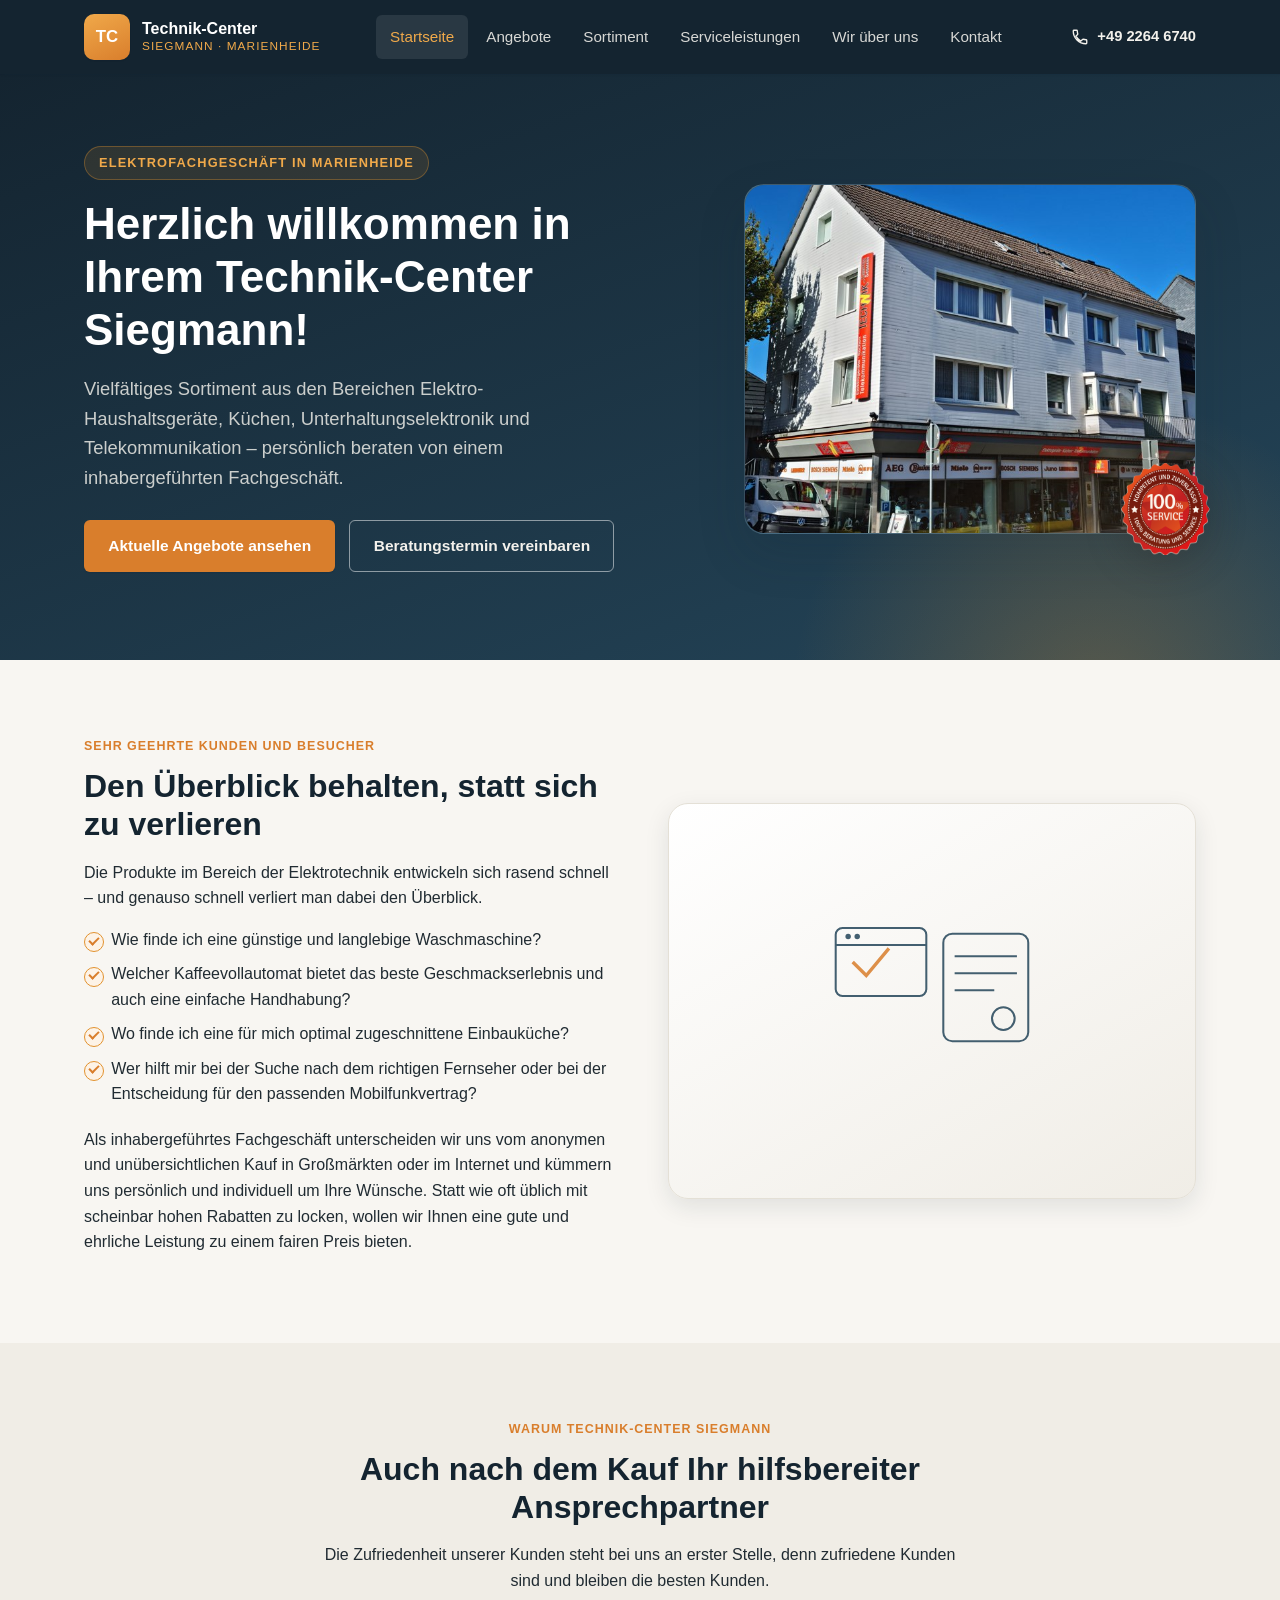
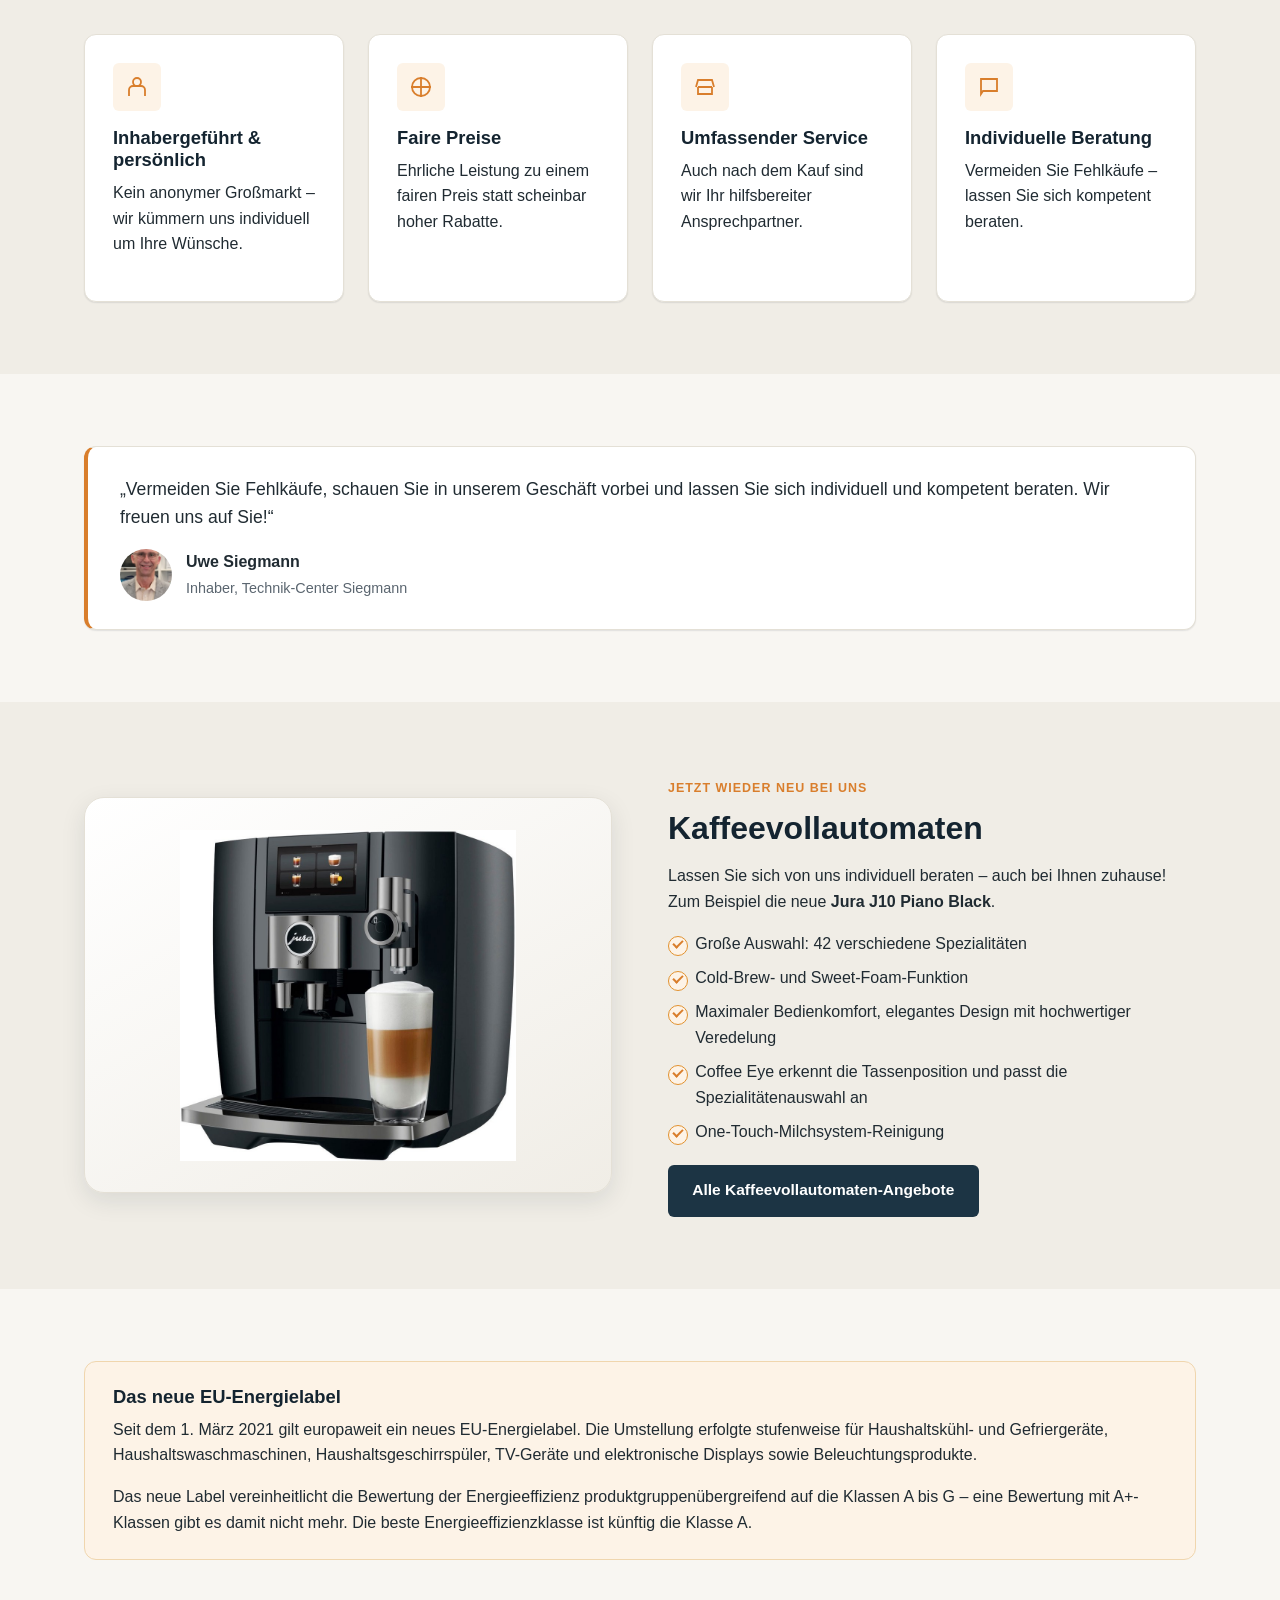
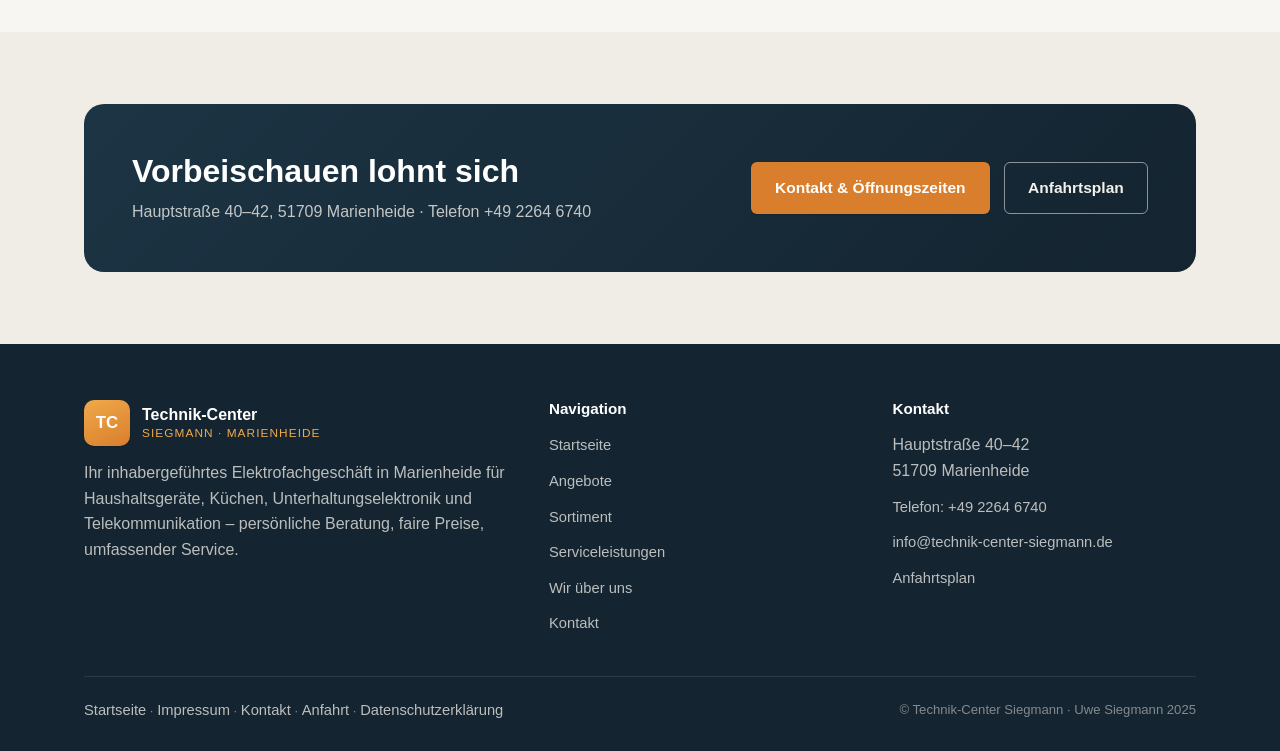
<file: index.html>
<!DOCTYPE html>
<html lang="de">
<head>
<meta charset="UTF-8">
<meta name="viewport" content="width=device-width, initial-scale=1.0">
<title>Technik-Center Siegmann | Elektrofachgeschäft in Marienheide</title>
<meta name="description" content="Technik-Center Siegmann in Marienheide: Ihr inhabergeführtes Elektrofachgeschäft für Haushaltsgeräte, Küchen, Unterhaltungselektronik und Telekommunikation. Persönliche Beratung, faire Preise, umfassender Service.">
<link rel="stylesheet" href="assets/css/style.css">
</head>
<body>

<header class="site-header">
  <div class="header-bar">
    <a class="logo" href="index.html" aria-label="Technik-Center Siegmann – Startseite">
      <span class="logo-mark">TC</span>
      <span class="logo-text">Technik-Center<span class="sub">Siegmann · Marienheide</span></span>
    </a>
    <nav class="nav" id="mainNav">
      <a href="index.html" class="active">Startseite</a>
      <a href="angebote.html">Angebote</a>
      <a href="sortiment.html">Sortiment</a>
      <a href="serviceleistungen.html">Serviceleistungen</a>
      <a href="ueber-uns.html">Wir über uns</a>
      <a href="kontakt.html">Kontakt</a>
    </nav>
    <div class="header-cta">
      <a class="phone-pill" href="tel:+4922646740">
        <svg width="18" height="18" viewBox="0 0 24 24" fill="none" stroke="currentColor" stroke-width="1.8"><path d="M6.6 10.8c1.4 2.8 3.8 5.2 6.6 6.6l2.2-2.2c.3-.3.7-.4 1-.2 1.1.4 2.3.6 3.6.6.6 0 1 .4 1 1V20c0 .6-.4 1-1 1C10.6 21 3 13.4 3 4c0-.6.4-1 1-1h3.4c.6 0 1 .4 1 1 0 1.3.2 2.5.6 3.6.1.4 0 .8-.2 1L6.6 10.8Z"/></svg>
        +49 2264 6740
      </a>
      <button class="nav-toggle" aria-label="Menü öffnen" aria-expanded="false">
        <svg width="22" height="22" viewBox="0 0 24 24" fill="none" stroke="currentColor" stroke-width="2"><path d="M3 6h18M3 12h18M3 18h18"/></svg>
      </button>
    </div>
  </div>
</header>

<section class="hero">
  <div class="container">
    <div>
      <span class="hero-eyebrow">Elektrofachgeschäft in Marienheide</span>
      <h1>Herzlich willkommen in Ihrem Technik-Center Siegmann!</h1>
      <p class="lede">Vielfältiges Sortiment aus den Bereichen Elektro-Haushaltsgeräte, Küchen, Unterhaltungselektronik und Telekommunikation – persönlich beraten von einem inhabergeführten Fachgeschäft.</p>
      <div class="hero-actions">
        <a href="angebote.html" class="btn btn-primary">Aktuelle Angebote ansehen</a>
        <a href="kontakt.html" class="btn btn-outline">Beratungstermin vereinbaren</a>
      </div>
    </div>
    <div class="hero-art">
      <img class="photo-fill" src="assets/img/laden-aussenansicht.jpg" alt="Technik-Center Siegmann, Hauptstraße 40–42 in Marienheide">
      <img class="hero-badge" src="assets/img/service-siegel-100prozent.png" alt="100% kompetente Beratung und Service">
    </div>
  </div>
</section>

<section>
  <div class="container split">
    <div>
      <span class="eyebrow">Sehr geehrte Kunden und Besucher</span>
      <h2 class="mt-0">Den Überblick behalten, statt sich zu verlieren</h2>
      <p>Die Produkte im Bereich der Elektrotechnik entwickeln sich rasend schnell – und genauso schnell verliert man dabei den Überblick.</p>
      <ul class="check">
        <li>Wie finde ich eine günstige und langlebige Waschmaschine?</li>
        <li>Welcher Kaffeevollautomat bietet das beste Geschmackserlebnis und auch eine einfache Handhabung?</li>
        <li>Wo finde ich eine für mich optimal zugeschnittene Einbauküche?</li>
        <li>Wer hilft mir bei der Suche nach dem richtigen Fernseher oder bei der Entscheidung für den passenden Mobilfunkvertrag?</li>
      </ul>
      <p>Als inhabergeführtes Fachgeschäft unterscheiden wir uns vom anonymen und unübersichtlichen Kauf in Großmärkten oder im Internet und kümmern uns persönlich und individuell um Ihre Wünsche. Statt wie oft üblich mit scheinbar hohen Rabatten zu locken, wollen wir Ihnen eine gute und ehrliche Leistung zu einem fairen Preis bieten.</p>
    </div>
    <div class="media-block light">
      <svg viewBox="0 0 200 160" fill="none" stroke="#244559" stroke-width="1.8">
        <rect x="15" y="15" width="80" height="60" rx="6"/>
        <path d="M15 30h80"/>
        <circle cx="26" cy="22.5" r="2.4" fill="#244559" stroke="none"/>
        <circle cx="34" cy="22.5" r="2.4" fill="#244559" stroke="none"/>
        <path d="M30 45l12 12 20-24" stroke="#d97e2c" stroke-width="3"/>
        <rect x="110" y="20" width="75" height="95" rx="8"/>
        <path d="M120 40h55M120 55h55M120 70h35"/>
        <circle cx="163" cy="95" r="10"/>
      </svg>
    </div>
  </div>
</section>

<section class="section-alt">
  <div class="container">
    <div class="section-head center">
      <span class="eyebrow">Warum Technik-Center Siegmann</span>
      <h2>Auch nach dem Kauf Ihr hilfsbereiter Ansprechpartner</h2>
      <p>Die Zufriedenheit unserer Kunden steht bei uns an erster Stelle, denn zufriedene Kunden sind und bleiben die besten Kunden.</p>
    </div>
    <div class="grid grid-4">
      <div class="card">
        <div class="icon"><svg viewBox="0 0 24 24" fill="none" stroke="currentColor" stroke-width="1.8"><path d="M4 21v-6a4 4 0 0 1 4-4h8a4 4 0 0 1 4 4v6"/><circle cx="12" cy="7" r="4"/></svg></div>
        <h3>Inhabergeführt &amp; persönlich</h3>
        <p>Kein anonymer Großmarkt – wir kümmern uns individuell um Ihre Wünsche.</p>
      </div>
      <div class="card">
        <div class="icon"><svg viewBox="0 0 24 24" fill="none" stroke="currentColor" stroke-width="1.8"><path d="M12 2v20M2 12h20"/><circle cx="12" cy="12" r="9"/></svg></div>
        <h3>Faire Preise</h3>
        <p>Ehrliche Leistung zu einem fairen Preis statt scheinbar hoher Rabatte.</p>
      </div>
      <div class="card">
        <div class="icon"><svg viewBox="0 0 24 24" fill="none" stroke="currentColor" stroke-width="1.8"><path d="M3 12l2-7h14l2 7M5 12v7h14v-7M5 12h14"/></svg></div>
        <h3>Umfassender Service</h3>
        <p>Auch nach dem Kauf sind wir Ihr hilfsbereiter Ansprechpartner.</p>
      </div>
      <div class="card">
        <div class="icon"><svg viewBox="0 0 24 24" fill="none" stroke="currentColor" stroke-width="1.8"><path d="M4 4h16v12H6l-2 3V4Z"/></svg></div>
        <h3>Individuelle Beratung</h3>
        <p>Vermeiden Sie Fehlkäufe – lassen Sie sich kompetent beraten.</p>
      </div>
    </div>
  </div>
</section>

<section>
  <div class="container">
    <div class="owner-note">
      <p style="font-size:1.1rem;">„Vermeiden Sie Fehlkäufe, schauen Sie in unserem Geschäft vorbei und lassen Sie sich individuell und kompetent beraten. Wir freuen uns auf Sie!“</p>
      <div class="signature">
        <div class="avatar"><img src="assets/img/uwe-siegmann.jpg" alt="Uwe Siegmann, Inhaber Technik-Center Siegmann"></div>
        <div class="who">
          <strong>Uwe Siegmann</strong>
          <span>Inhaber, Technik-Center Siegmann</span>
        </div>
      </div>
    </div>
  </div>
</section>

<section class="section-alt">
  <div class="container split">
    <div class="media-block light">
      <img class="photo-contain" src="assets/img/kaffeevollautomat-jura-j10.jpg" alt="Jura J10 Piano Black Kaffeevollautomat">
    </div>
    <div>
      <span class="eyebrow">Jetzt wieder neu bei uns</span>
      <h2 class="mt-0">Kaffeevollautomaten</h2>
      <p>Lassen Sie sich von uns individuell beraten – auch bei Ihnen zuhause! Zum Beispiel die neue <strong>Jura J10 Piano Black</strong>.</p>
      <ul class="check">
        <li>Große Auswahl: 42 verschiedene Spezialitäten</li>
        <li>Cold-Brew- und Sweet-Foam-Funktion</li>
        <li>Maximaler Bedienkomfort, elegantes Design mit hochwertiger Veredelung</li>
        <li>Coffee Eye erkennt die Tassenposition und passt die Spezialitätenauswahl an</li>
        <li>One-Touch-Milchsystem-Reinigung</li>
      </ul>
      <a href="angebote.html" class="btn btn-navy">Alle Kaffeevollautomaten-Angebote</a>
    </div>
  </div>
</section>

<section>
  <div class="container">
    <div class="info-box">
      <h3>Das neue EU-Energielabel</h3>
      <p>Seit dem 1. März 2021 gilt europaweit ein neues EU-Energielabel. Die Umstellung erfolgte stufenweise für Haushaltskühl- und Gefriergeräte, Haushaltswaschmaschinen, Haushaltsgeschirrspüler, TV-Geräte und elektronische Displays sowie Beleuchtungsprodukte.</p>
      <p style="margin-bottom:0;">Das neue Label vereinheitlicht die Bewertung der Energieeffizienz produktgruppenübergreifend auf die Klassen A bis G – eine Bewertung mit A+-Klassen gibt es damit nicht mehr. Die beste Energieeffizienzklasse ist künftig die Klasse A.</p>
    </div>
  </div>
</section>

<section class="section-alt">
  <div class="container">
    <div class="cta-banner">
      <div>
        <h2>Vorbeischauen lohnt sich</h2>
        <p>Hauptstraße 40–42, 51709 Marienheide · Telefon +49 2264 6740</p>
      </div>
      <div class="hero-actions" style="margin-top:0;">
        <a href="kontakt.html" class="btn btn-primary">Kontakt &amp; Öffnungszeiten</a>
        <a href="anfahrt.html" class="btn btn-outline">Anfahrtsplan</a>
      </div>
    </div>
  </div>
</section>

<footer class="site-footer">
  <div class="container">
    <div class="footer-grid">
      <div>
        <div class="logo" style="margin-bottom:14px;">
          <span class="logo-mark">TC</span>
          <span class="logo-text">Technik-Center<span class="sub">Siegmann · Marienheide</span></span>
        </div>
        <p>Ihr inhabergeführtes Elektrofachgeschäft in Marienheide für Haushaltsgeräte, Küchen, Unterhaltungselektronik und Telekommunikation – persönliche Beratung, faire Preise, umfassender Service.</p>
      </div>
      <div>
        <h4>Navigation</h4>
        <ul>
          <li><a href="index.html">Startseite</a></li>
          <li><a href="angebote.html">Angebote</a></li>
          <li><a href="sortiment.html">Sortiment</a></li>
          <li><a href="serviceleistungen.html">Serviceleistungen</a></li>
          <li><a href="ueber-uns.html">Wir über uns</a></li>
          <li><a href="kontakt.html">Kontakt</a></li>
        </ul>
      </div>
      <div>
        <h4>Kontakt</h4>
        <ul>
          <li>Hauptstraße 40–42<br>51709 Marienheide</li>
          <li><a href="tel:+4922646740">Telefon: +49 2264 6740</a></li>
          <li><a href="mailto:info@technik-center-siegmann.de">info@technik-center-siegmann.de</a></li>
          <li><a href="anfahrt.html">Anfahrtsplan</a></li>
        </ul>
      </div>
    </div>
    <div class="footer-bottom">
      <div>
        <a href="index.html">Startseite</a> · <a href="impressum.html">Impressum</a> · <a href="kontakt.html">Kontakt</a> · <a href="anfahrt.html">Anfahrt</a> · <a href="datenschutz.html">Datenschutzerklärung</a>
      </div>
      <div>© Technik-Center Siegmann · Uwe Siegmann 2025</div>
    </div>
  </div>
</footer>
<script src="assets/js/main.js"></script>
</body>
</html>
</file>
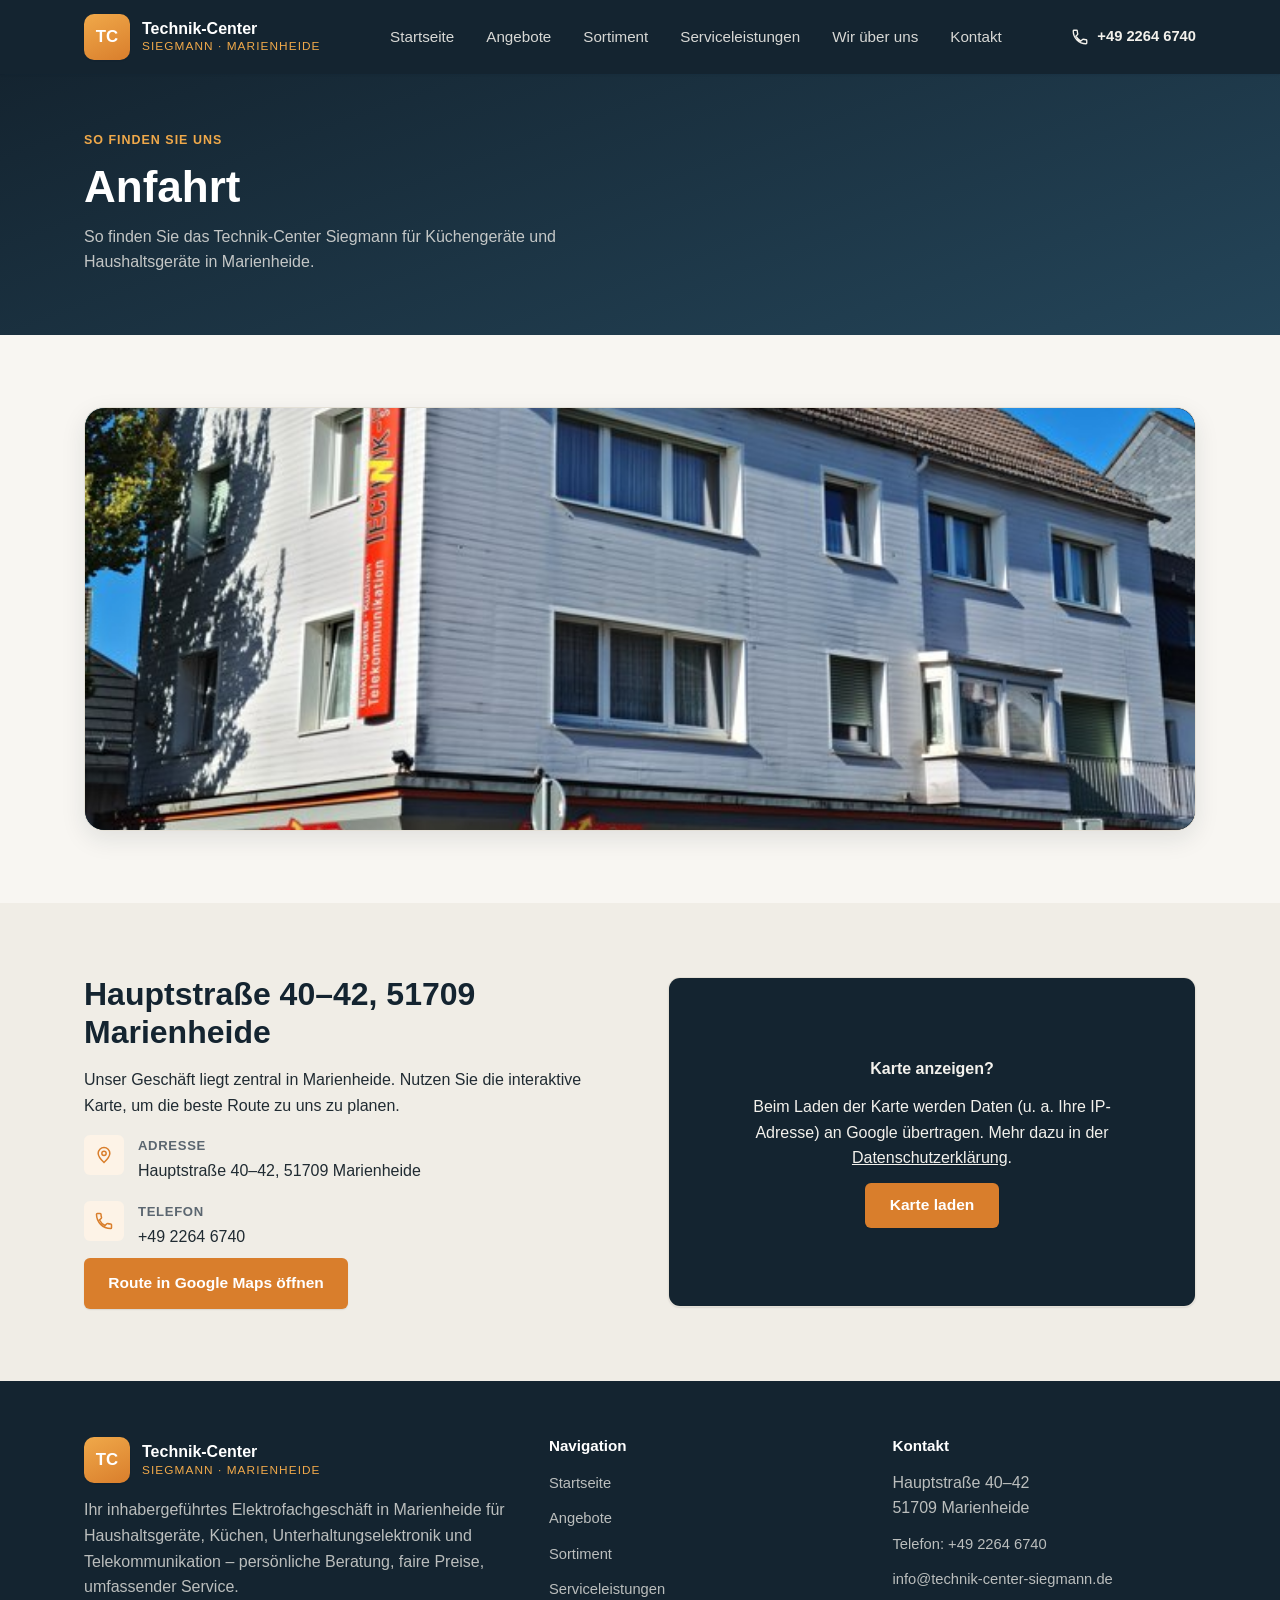
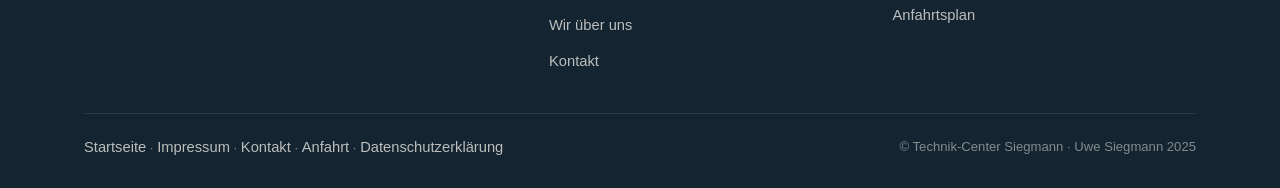
<file: anfahrt.html>
<!DOCTYPE html>
<html lang="de">
<head>
<meta charset="UTF-8">
<meta name="viewport" content="width=device-width, initial-scale=1.0">
<title>Anfahrt | Technik-Center Siegmann</title>
<meta name="description" content="So finden Sie das Technik-Center Siegmann für Küchengeräte und Haushaltsgeräte in Marienheide: Hauptstraße 40–42, 51709 Marienheide.">
<link rel="stylesheet" href="assets/css/style.css">
</head>
<body>

<header class="site-header">
  <div class="header-bar">
    <a class="logo" href="index.html" aria-label="Technik-Center Siegmann – Startseite">
      <span class="logo-mark">TC</span>
      <span class="logo-text">Technik-Center<span class="sub">Siegmann · Marienheide</span></span>
    </a>
    <nav class="nav" id="mainNav">
      <a href="index.html">Startseite</a>
      <a href="angebote.html">Angebote</a>
      <a href="sortiment.html">Sortiment</a>
      <a href="serviceleistungen.html">Serviceleistungen</a>
      <a href="ueber-uns.html">Wir über uns</a>
      <a href="kontakt.html">Kontakt</a>
    </nav>
    <div class="header-cta">
      <a class="phone-pill" href="tel:+4922646740">
        <svg width="18" height="18" viewBox="0 0 24 24" fill="none" stroke="currentColor" stroke-width="1.8"><path d="M6.6 10.8c1.4 2.8 3.8 5.2 6.6 6.6l2.2-2.2c.3-.3.7-.4 1-.2 1.1.4 2.3.6 3.6.6.6 0 1 .4 1 1V20c0 .6-.4 1-1 1C10.6 21 3 13.4 3 4c0-.6.4-1 1-1h3.4c.6 0 1 .4 1 1 0 1.3.2 2.5.6 3.6.1.4 0 .8-.2 1L6.6 10.8Z"/></svg>
        +49 2264 6740
      </a>
      <button class="nav-toggle" aria-label="Menü öffnen" aria-expanded="false">
        <svg width="22" height="22" viewBox="0 0 24 24" fill="none" stroke="currentColor" stroke-width="2"><path d="M3 6h18M3 12h18M3 18h18"/></svg>
      </button>
    </div>
  </div>
</header>

<div class="page-head">
  <div class="container">
    <span class="eyebrow">So finden Sie uns</span>
    <h1>Anfahrt</h1>
    <p>So finden Sie das Technik-Center Siegmann für Küchengeräte und Haushaltsgeräte in Marienheide.</p>
  </div>
</div>

<section>
  <div class="container">
    <div class="media-block" style="aspect-ratio:21/8;">
      <img class="photo-fill" src="assets/img/laden-aussenansicht.jpg" alt="Technik-Center Siegmann, Hauptstraße 40–42 in Marienheide – so erkennen Sie unser Geschäft">
    </div>
  </div>
</section>

<section class="section-alt">
  <div class="container split">
    <div>
      <h2 class="mt-0">Hauptstraße 40–42, 51709 Marienheide</h2>
      <p>Unser Geschäft liegt zentral in Marienheide. Nutzen Sie die interaktive Karte, um die beste Route zu uns zu planen.</p>
      <ul class="detail-list">
        <li>
          <span class="icon"><svg viewBox="0 0 24 24" fill="none" stroke="currentColor" stroke-width="1.8"><path d="M12 21s-7-6.3-7-11a7 7 0 0 1 14 0c0 4.7-7 11-7 11Z"/><circle cx="12" cy="10" r="2.6"/></svg></span>
          <div><strong>Adresse</strong>Hauptstraße 40–42, 51709 Marienheide</div>
        </li>
        <li>
          <span class="icon"><svg viewBox="0 0 24 24" fill="none" stroke="currentColor" stroke-width="1.8"><path d="M6.6 10.8c1.4 2.8 3.8 5.2 6.6 6.6l2.2-2.2c.3-.3.7-.4 1-.2 1.1.4 2.3.6 3.6.6.6 0 1 .4 1 1V20c0 .6-.4 1-1 1C10.6 21 3 13.4 3 4c0-.6.4-1 1-1h3.4c.6 0 1 .4 1 1 0 1.3.2 2.5.6 3.6.1.4 0 .8-.2 1L6.6 10.8Z"/></svg></span>
          <div><strong>Telefon</strong><a href="tel:+4922646740">+49 2264 6740</a></div>
        </li>
      </ul>
      <a class="btn btn-primary" style="margin-top:8px;" href="https://www.google.com/maps/search/?api=1&query=Technik-Center+Siegmann+Hauptstra%C3%9Fe+40-42+51709+Marienheide" target="_blank" rel="noopener">Route in Google Maps öffnen</a>
    </div>
    <div class="map-frame">
      <!-- Google Maps wird erst nach Zustimmung geladen (vorher keine Datenübertragung an Google) -->
      <div class="map-consent" data-map-src="https://www.google.com/maps?q=Hauptstra%C3%9Fe+40-42,+51709+Marienheide&amp;output=embed">
        <p><strong>Karte anzeigen?</strong></p>
        <p>Beim Laden der Karte werden Daten (u.&nbsp;a. Ihre IP-Adresse) an Google übertragen. Mehr dazu in der <a href="datenschutz.html#google-maps">Datenschutzerklärung</a>.</p>
        <button type="button" class="btn btn-primary map-consent-btn">Karte laden</button>
      </div>
    </div>
  </div>
</section>

<footer class="site-footer">
  <div class="container">
    <div class="footer-grid">
      <div>
        <div class="logo" style="margin-bottom:14px;">
          <span class="logo-mark">TC</span>
          <span class="logo-text">Technik-Center<span class="sub">Siegmann · Marienheide</span></span>
        </div>
        <p>Ihr inhabergeführtes Elektrofachgeschäft in Marienheide für Haushaltsgeräte, Küchen, Unterhaltungselektronik und Telekommunikation – persönliche Beratung, faire Preise, umfassender Service.</p>
      </div>
      <div>
        <h4>Navigation</h4>
        <ul>
          <li><a href="index.html">Startseite</a></li>
          <li><a href="angebote.html">Angebote</a></li>
          <li><a href="sortiment.html">Sortiment</a></li>
          <li><a href="serviceleistungen.html">Serviceleistungen</a></li>
          <li><a href="ueber-uns.html">Wir über uns</a></li>
          <li><a href="kontakt.html">Kontakt</a></li>
        </ul>
      </div>
      <div>
        <h4>Kontakt</h4>
        <ul>
          <li>Hauptstraße 40–42<br>51709 Marienheide</li>
          <li><a href="tel:+4922646740">Telefon: +49 2264 6740</a></li>
          <li><a href="mailto:info@technik-center-siegmann.de">info@technik-center-siegmann.de</a></li>
          <li><a href="anfahrt.html">Anfahrtsplan</a></li>
        </ul>
      </div>
    </div>
    <div class="footer-bottom">
      <div>
        <a href="index.html">Startseite</a> · <a href="impressum.html">Impressum</a> · <a href="kontakt.html">Kontakt</a> · <a href="anfahrt.html">Anfahrt</a> · <a href="datenschutz.html">Datenschutzerklärung</a>
      </div>
      <div>© Technik-Center Siegmann · Uwe Siegmann 2025</div>
    </div>
  </div>
</footer>
<script src="assets/js/main.js"></script>
</body>
</html>
</file>
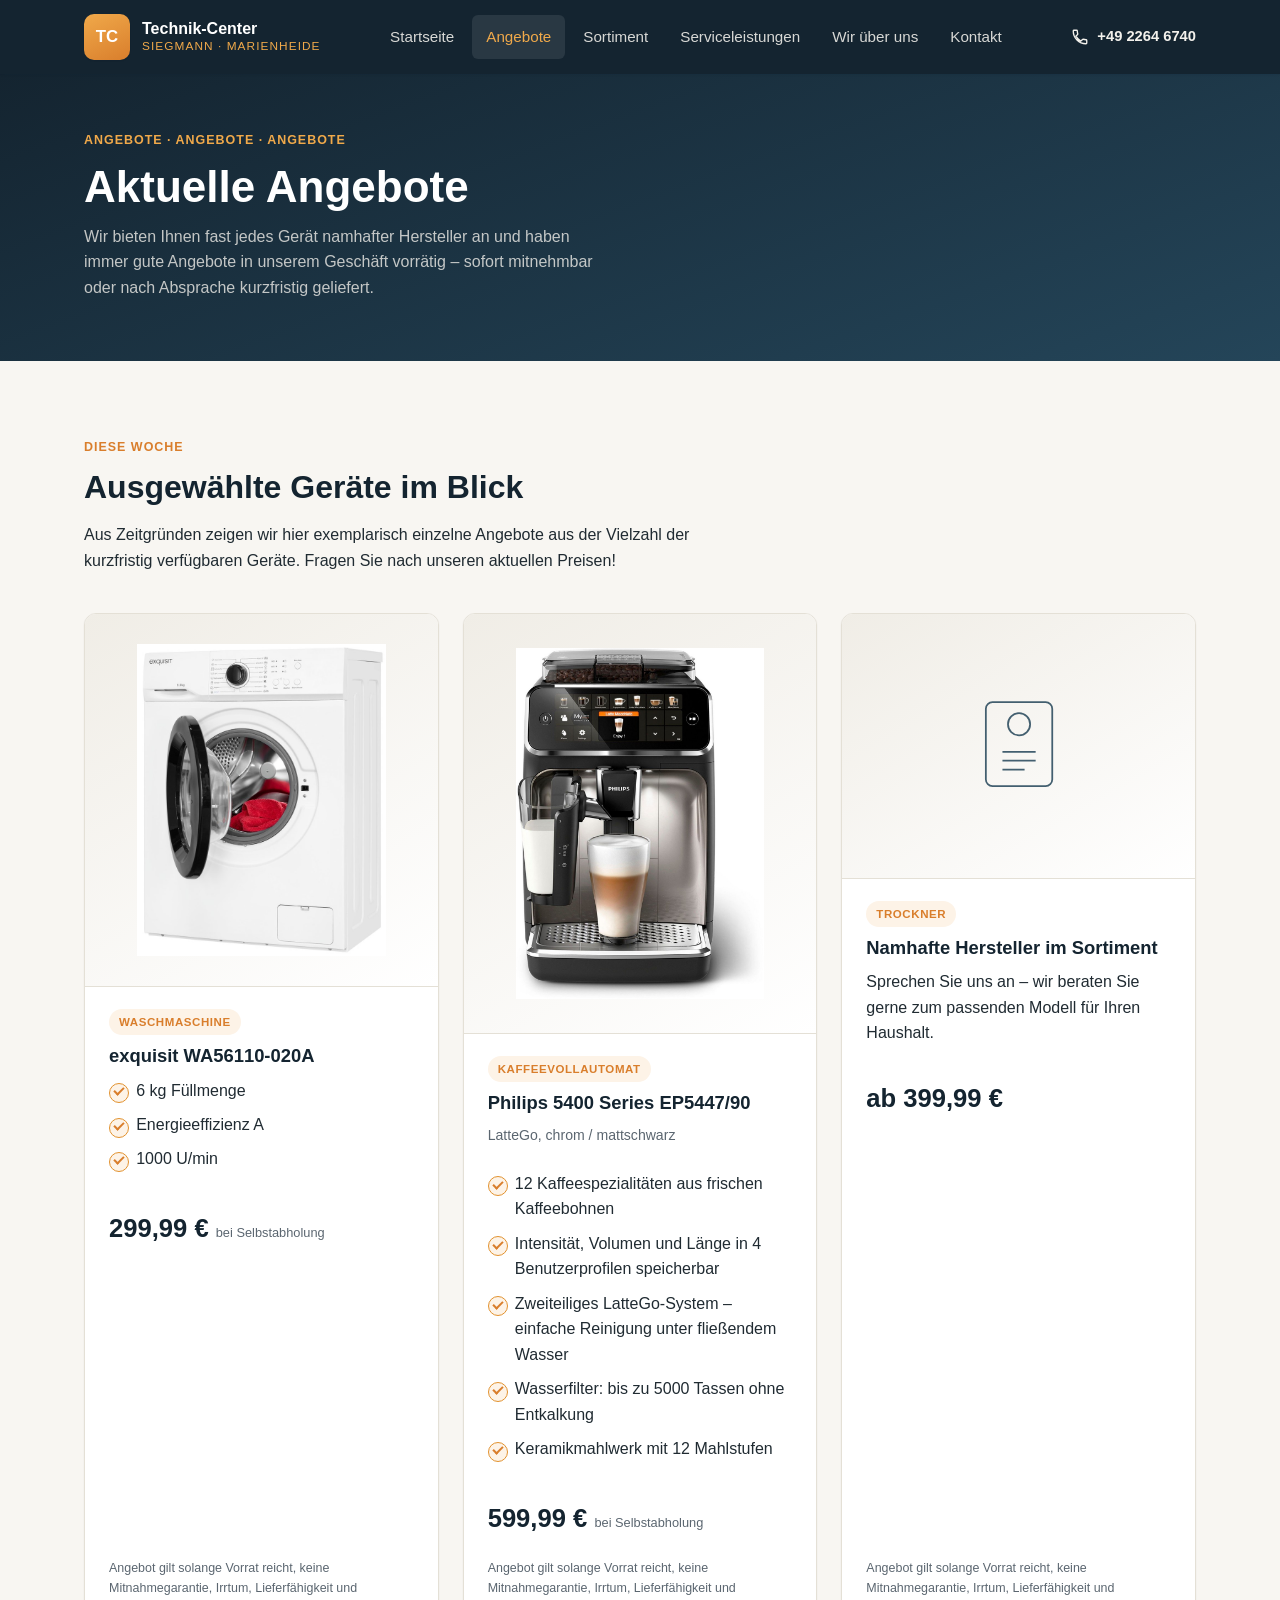
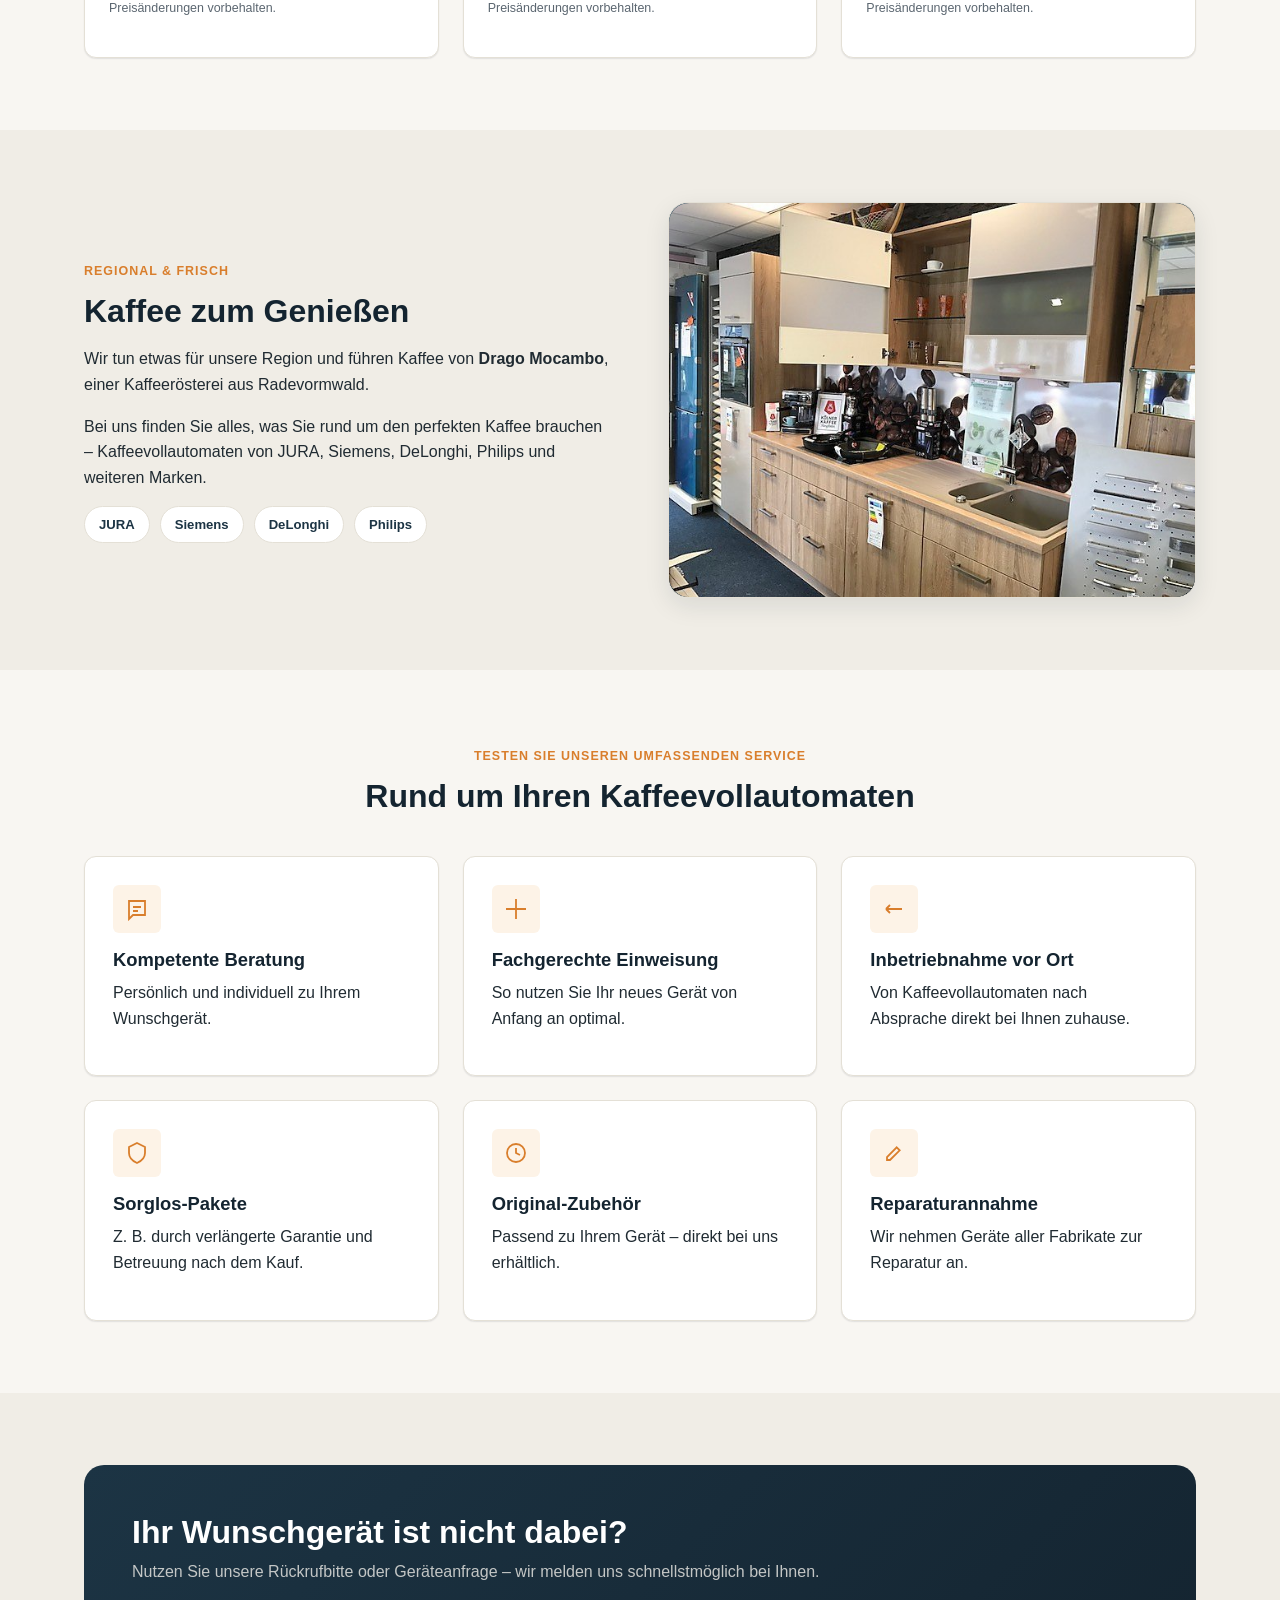
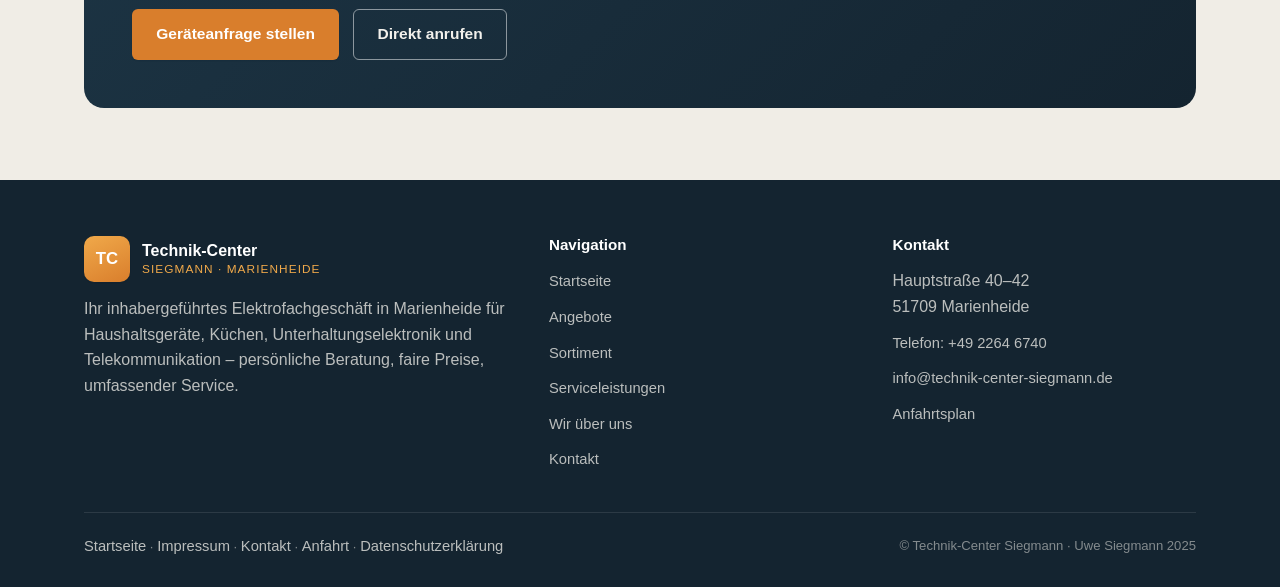
<file: angebote.html>
<!DOCTYPE html>
<html lang="de">
<head>
<meta charset="UTF-8">
<meta name="viewport" content="width=device-width, initial-scale=1.0">
<title>Angebote | Technik-Center Siegmann</title>
<meta name="description" content="Aktuelle Angebote im Technik-Center Siegmann: Waschmaschinen, Trockner und Kaffeevollautomaten namhafter Hersteller zu attraktiven Preisen.">
<link rel="stylesheet" href="assets/css/style.css">
</head>
<body>

<header class="site-header">
  <div class="header-bar">
    <a class="logo" href="index.html" aria-label="Technik-Center Siegmann – Startseite">
      <span class="logo-mark">TC</span>
      <span class="logo-text">Technik-Center<span class="sub">Siegmann · Marienheide</span></span>
    </a>
    <nav class="nav" id="mainNav">
      <a href="index.html">Startseite</a>
      <a href="angebote.html" class="active">Angebote</a>
      <a href="sortiment.html">Sortiment</a>
      <a href="serviceleistungen.html">Serviceleistungen</a>
      <a href="ueber-uns.html">Wir über uns</a>
      <a href="kontakt.html">Kontakt</a>
    </nav>
    <div class="header-cta">
      <a class="phone-pill" href="tel:+4922646740">
        <svg width="18" height="18" viewBox="0 0 24 24" fill="none" stroke="currentColor" stroke-width="1.8"><path d="M6.6 10.8c1.4 2.8 3.8 5.2 6.6 6.6l2.2-2.2c.3-.3.7-.4 1-.2 1.1.4 2.3.6 3.6.6.6 0 1 .4 1 1V20c0 .6-.4 1-1 1C10.6 21 3 13.4 3 4c0-.6.4-1 1-1h3.4c.6 0 1 .4 1 1 0 1.3.2 2.5.6 3.6.1.4 0 .8-.2 1L6.6 10.8Z"/></svg>
        +49 2264 6740
      </a>
      <button class="nav-toggle" aria-label="Menü öffnen" aria-expanded="false">
        <svg width="22" height="22" viewBox="0 0 24 24" fill="none" stroke="currentColor" stroke-width="2"><path d="M3 6h18M3 12h18M3 18h18"/></svg>
      </button>
    </div>
  </div>
</header>

<div class="page-head">
  <div class="container">
    <span class="eyebrow">Angebote · Angebote · Angebote</span>
    <h1>Aktuelle Angebote</h1>
    <p>Wir bieten Ihnen fast jedes Gerät namhafter Hersteller an und haben immer gute Angebote in unserem Geschäft vorrätig – sofort mitnehmbar oder nach Absprache kurzfristig geliefert.</p>
  </div>
</div>

<section>
  <div class="container">
    <div class="section-head">
      <span class="eyebrow">Diese Woche</span>
      <h2>Ausgewählte Geräte im Blick</h2>
      <p>Aus Zeitgründen zeigen wir hier exemplarisch einzelne Angebote aus der Vielzahl der kurzfristig verfügbaren Geräte. Fragen Sie nach unseren aktuellen Preisen!</p>
    </div>

    <div class="grid grid-3">
      <div class="offer-card">
        <div class="offer-media">
          <img class="photo-contain" src="assets/img/waschmaschine-exquisit-wa56110.jpg" alt="exquisit WA56110-020A Waschmaschine">
        </div>
        <div class="offer-body">
          <span class="offer-badge">Waschmaschine</span>
          <h3>exquisit WA56110-020A</h3>
          <ul class="check">
            <li>6 kg Füllmenge</li>
            <li>Energieeffizienz A</li>
            <li>1000 U/min</li>
          </ul>
          <div class="offer-price">299,99&nbsp;€ <small>bei Selbstabholung</small></div>
          <p class="offer-fineprint">Angebot gilt solange Vorrat reicht, keine Mitnahmegarantie, Irrtum, Lieferfähigkeit und Preisänderungen vorbehalten.</p>
        </div>
      </div>

      <div class="offer-card">
        <div class="offer-media">
          <img class="photo-contain" src="assets/img/kaffeevollautomat-philips-ep5447.jpg" alt="Philips 5400 Series EP5447/90 Kaffeevollautomat">
        </div>
        <div class="offer-body">
          <span class="offer-badge">Kaffeevollautomat</span>
          <h3>Philips 5400 Series EP5447/90</h3>
          <p class="brand">LatteGo, chrom / mattschwarz</p>
          <ul class="check">
            <li>12 Kaffeespezialitäten aus frischen Kaffeebohnen</li>
            <li>Intensität, Volumen und Länge in 4 Benutzerprofilen speicherbar</li>
            <li>Zweiteiliges LatteGo-System – einfache Reinigung unter fließendem Wasser</li>
            <li>Wasserfilter: bis zu 5000 Tassen ohne Entkalkung</li>
            <li>Keramikmahlwerk mit 12 Mahlstufen</li>
          </ul>
          <div class="offer-price">599,99&nbsp;€ <small>bei Selbstabholung</small></div>
          <p class="offer-fineprint">Angebot gilt solange Vorrat reicht, keine Mitnahmegarantie, Irrtum, Lieferfähigkeit und Preisänderungen vorbehalten.</p>
        </div>
      </div>

      <div class="offer-card">
        <div class="offer-media">
          <svg viewBox="0 0 100 100" fill="none" stroke="currentColor" stroke-width="1.6"><rect x="20" y="10" width="60" height="76" rx="6"/><circle cx="50" cy="30" r="10"/><path d="M35 55h30M35 63h30M35 71h20"/></svg>
        </div>
        <div class="offer-body">
          <span class="offer-badge">Trockner</span>
          <h3>Namhafte Hersteller im Sortiment</h3>
          <p>Sprechen Sie uns an – wir beraten Sie gerne zum passenden Modell für Ihren Haushalt.</p>
          <div class="offer-price">ab 399,99&nbsp;€</div>
          <p class="offer-fineprint">Angebot gilt solange Vorrat reicht, keine Mitnahmegarantie, Irrtum, Lieferfähigkeit und Preisänderungen vorbehalten.</p>
        </div>
      </div>
    </div>
  </div>
</section>

<section class="section-alt">
  <div class="container split">
    <div>
      <span class="eyebrow">Regional &amp; frisch</span>
      <h2 class="mt-0">Kaffee zum Genießen</h2>
      <p>Wir tun etwas für unsere Region und führen Kaffee von <strong>Drago Mocambo</strong>, einer Kaffeerösterei aus Radevormwald.</p>
      <p>Bei uns finden Sie alles, was Sie rund um den perfekten Kaffee brauchen – Kaffeevollautomaten von JURA, Siemens, DeLonghi, Philips und weiteren Marken.</p>
      <div class="badge-row">
        <span class="pill">JURA</span>
        <span class="pill">Siemens</span>
        <span class="pill">DeLonghi</span>
        <span class="pill">Philips</span>
      </div>
    </div>
    <div class="media-block">
      <img class="photo-fill" src="assets/img/kuechen-ausstellung.jpg" alt="Kaffeebohnen und Kaffeevollautomaten in unserer Ausstellung">
    </div>
  </div>
</section>

<section>
  <div class="container">
    <div class="section-head center">
      <span class="eyebrow">Testen Sie unseren umfassenden Service</span>
      <h2>Rund um Ihren Kaffeevollautomaten</h2>
    </div>
    <div class="grid grid-3">
      <div class="card"><div class="icon"><svg viewBox="0 0 24 24" fill="none" stroke="currentColor" stroke-width="1.8"><path d="M8 10h8M8 14h5"/><path d="M4 4h16v14H8l-4 4V4Z"/></svg></div><h3>Kompetente Beratung</h3><p>Persönlich und individuell zu Ihrem Wunschgerät.</p></div>
      <div class="card"><div class="icon"><svg viewBox="0 0 24 24" fill="none" stroke="currentColor" stroke-width="1.8"><path d="M12 2v20M2 12h20"/></svg></div><h3>Fachgerechte Einweisung</h3><p>So nutzen Sie Ihr neues Gerät von Anfang an optimal.</p></div>
      <div class="card"><div class="icon"><svg viewBox="0 0 24 24" fill="none" stroke="currentColor" stroke-width="1.8"><path d="M4 12h16M4 12l4-4M4 12l4 4"/></svg></div><h3>Inbetriebnahme vor Ort</h3><p>Von Kaffeevollautomaten nach Absprache direkt bei Ihnen zuhause.</p></div>
      <div class="card"><div class="icon"><svg viewBox="0 0 24 24" fill="none" stroke="currentColor" stroke-width="1.8"><path d="M12 2l8 4v6c0 5-3.5 8-8 10-4.5-2-8-5-8-10V6l8-4Z"/></svg></div><h3>Sorglos-Pakete</h3><p>Z.&nbsp;B. durch verlängerte Garantie und Betreuung nach dem Kauf.</p></div>
      <div class="card"><div class="icon"><svg viewBox="0 0 24 24" fill="none" stroke="currentColor" stroke-width="1.8"><circle cx="12" cy="12" r="9"/><path d="M12 7v5l4 2"/></svg></div><h3>Original-Zubehör</h3><p>Passend zu Ihrem Gerät – direkt bei uns erhältlich.</p></div>
      <div class="card"><div class="icon"><svg viewBox="0 0 24 24" fill="none" stroke="currentColor" stroke-width="1.8"><path d="M14.7 6.3l3 3L8 19H5v-3L14.7 6.3Z"/></svg></div><h3>Reparaturannahme</h3><p>Wir nehmen Geräte aller Fabrikate zur Reparatur an.</p></div>
    </div>
  </div>
</section>

<section class="section-alt">
  <div class="container">
    <div class="cta-banner">
      <div>
        <h2>Ihr Wunschgerät ist nicht dabei?</h2>
        <p>Nutzen Sie unsere Rückrufbitte oder Geräteanfrage – wir melden uns schnellstmöglich bei Ihnen.</p>
      </div>
      <div class="hero-actions" style="margin-top:0;">
        <a href="kontakt.html" class="btn btn-primary">Geräteanfrage stellen</a>
        <a href="tel:+4922646740" class="btn btn-outline">Direkt anrufen</a>
      </div>
    </div>
  </div>
</section>

<footer class="site-footer">
  <div class="container">
    <div class="footer-grid">
      <div>
        <div class="logo" style="margin-bottom:14px;">
          <span class="logo-mark">TC</span>
          <span class="logo-text">Technik-Center<span class="sub">Siegmann · Marienheide</span></span>
        </div>
        <p>Ihr inhabergeführtes Elektrofachgeschäft in Marienheide für Haushaltsgeräte, Küchen, Unterhaltungselektronik und Telekommunikation – persönliche Beratung, faire Preise, umfassender Service.</p>
      </div>
      <div>
        <h4>Navigation</h4>
        <ul>
          <li><a href="index.html">Startseite</a></li>
          <li><a href="angebote.html">Angebote</a></li>
          <li><a href="sortiment.html">Sortiment</a></li>
          <li><a href="serviceleistungen.html">Serviceleistungen</a></li>
          <li><a href="ueber-uns.html">Wir über uns</a></li>
          <li><a href="kontakt.html">Kontakt</a></li>
        </ul>
      </div>
      <div>
        <h4>Kontakt</h4>
        <ul>
          <li>Hauptstraße 40–42<br>51709 Marienheide</li>
          <li><a href="tel:+4922646740">Telefon: +49 2264 6740</a></li>
          <li><a href="mailto:info@technik-center-siegmann.de">info@technik-center-siegmann.de</a></li>
          <li><a href="anfahrt.html">Anfahrtsplan</a></li>
        </ul>
      </div>
    </div>
    <div class="footer-bottom">
      <div>
        <a href="index.html">Startseite</a> · <a href="impressum.html">Impressum</a> · <a href="kontakt.html">Kontakt</a> · <a href="anfahrt.html">Anfahrt</a> · <a href="datenschutz.html">Datenschutzerklärung</a>
      </div>
      <div>© Technik-Center Siegmann · Uwe Siegmann 2025</div>
    </div>
  </div>
</footer>
<script src="assets/js/main.js"></script>
</body>
</html>
</file>
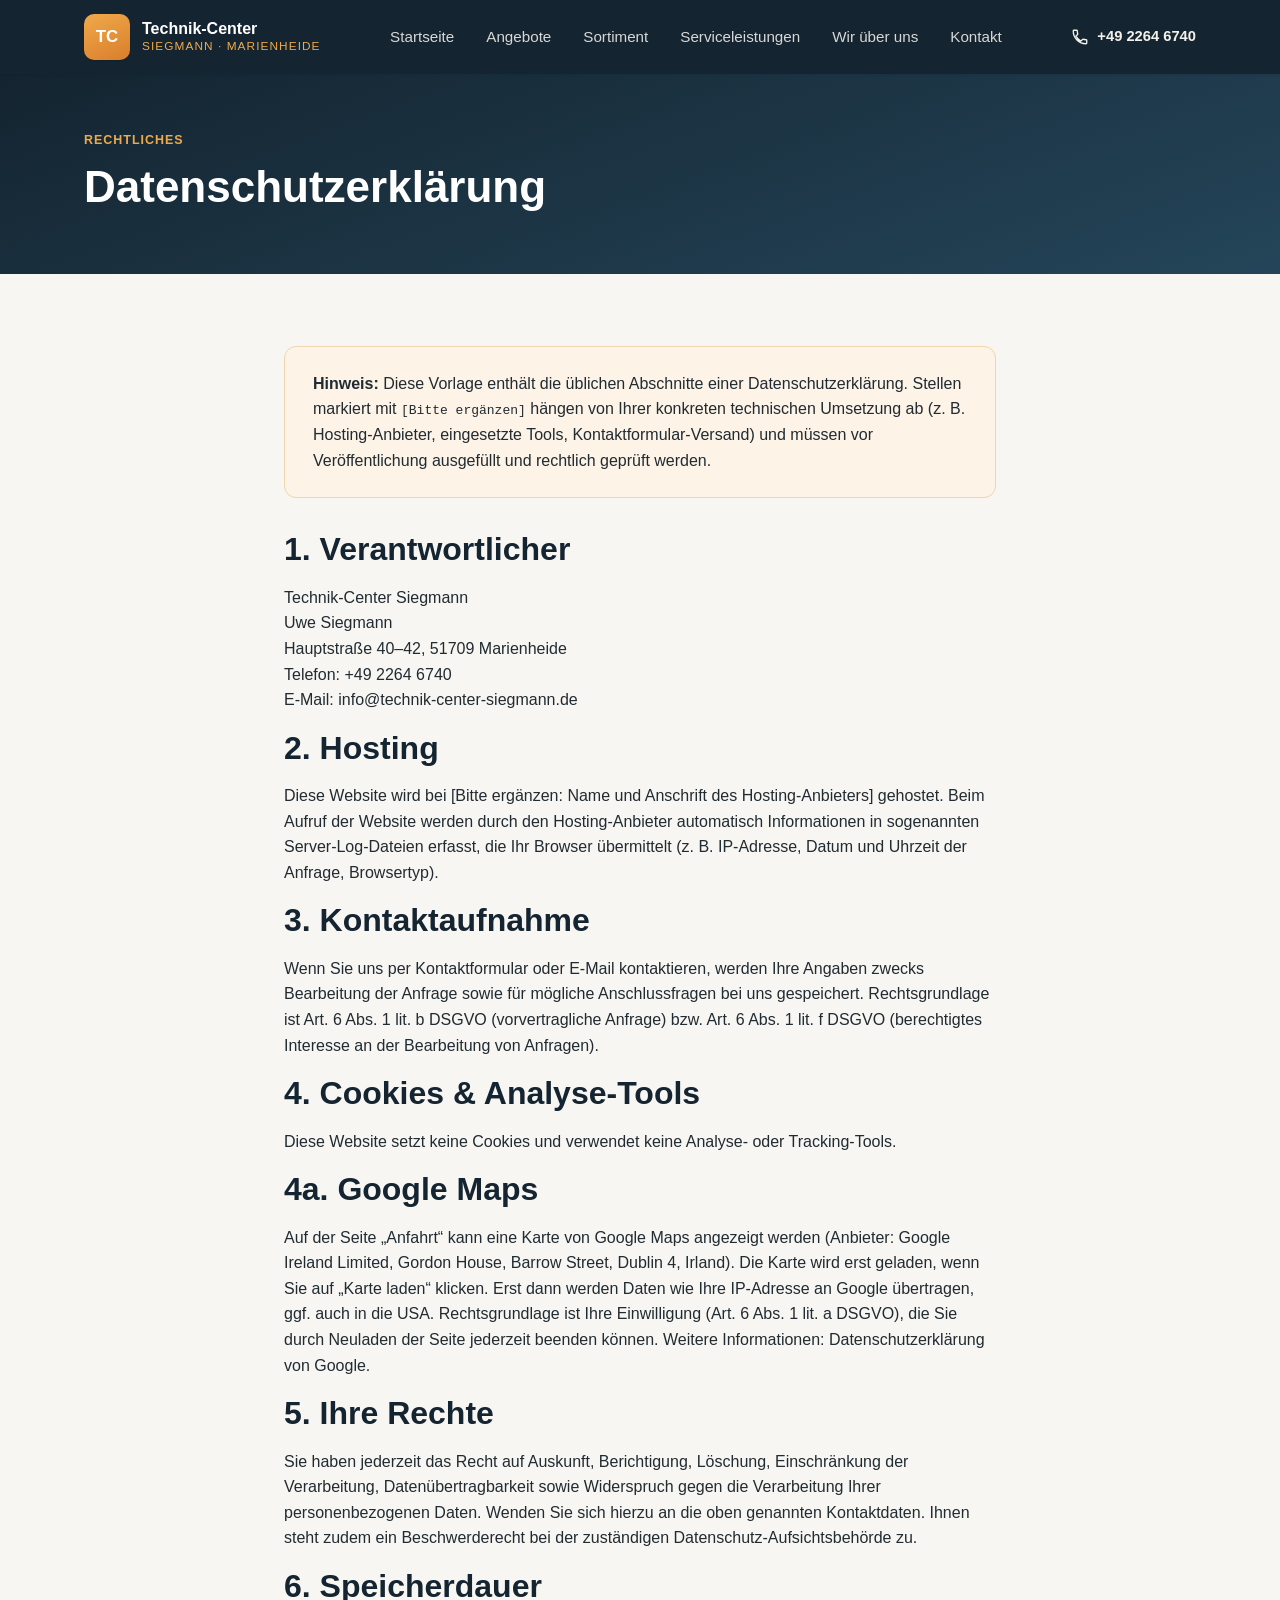
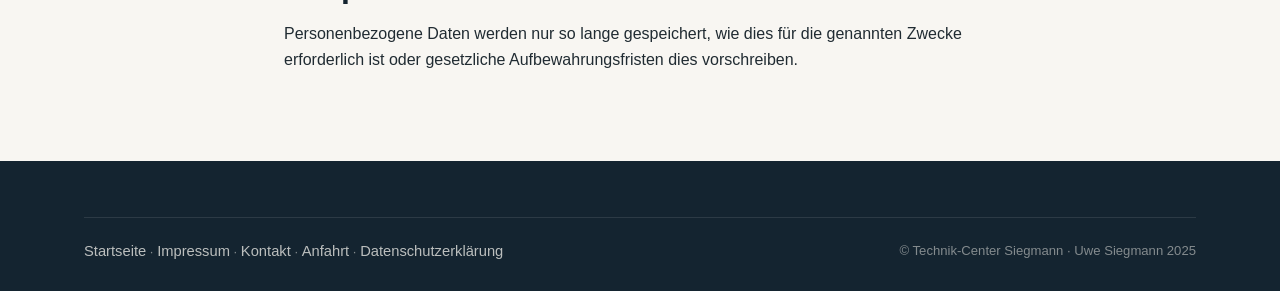
<file: datenschutz.html>
<!DOCTYPE html>
<html lang="de">
<head>
<meta charset="UTF-8">
<meta name="viewport" content="width=device-width, initial-scale=1.0">
<title>Datenschutzerklärung | Technik-Center Siegmann</title>
<link rel="stylesheet" href="assets/css/style.css">
</head>
<body>

<header class="site-header">
  <div class="header-bar">
    <a class="logo" href="index.html" aria-label="Technik-Center Siegmann – Startseite">
      <span class="logo-mark">TC</span>
      <span class="logo-text">Technik-Center<span class="sub">Siegmann · Marienheide</span></span>
    </a>
    <nav class="nav" id="mainNav">
      <a href="index.html">Startseite</a>
      <a href="angebote.html">Angebote</a>
      <a href="sortiment.html">Sortiment</a>
      <a href="serviceleistungen.html">Serviceleistungen</a>
      <a href="ueber-uns.html">Wir über uns</a>
      <a href="kontakt.html">Kontakt</a>
    </nav>
    <div class="header-cta">
      <a class="phone-pill" href="tel:+4922646740">
        <svg width="18" height="18" viewBox="0 0 24 24" fill="none" stroke="currentColor" stroke-width="1.8"><path d="M6.6 10.8c1.4 2.8 3.8 5.2 6.6 6.6l2.2-2.2c.3-.3.7-.4 1-.2 1.1.4 2.3.6 3.6.6.6 0 1 .4 1 1V20c0 .6-.4 1-1 1C10.6 21 3 13.4 3 4c0-.6.4-1 1-1h3.4c.6 0 1 .4 1 1 0 1.3.2 2.5.6 3.6.1.4 0 .8-.2 1L6.6 10.8Z"/></svg>
        +49 2264 6740
      </a>
      <button class="nav-toggle" aria-label="Menü öffnen" aria-expanded="false">
        <svg width="22" height="22" viewBox="0 0 24 24" fill="none" stroke="currentColor" stroke-width="2"><path d="M3 6h18M3 12h18M3 18h18"/></svg>
      </button>
    </div>
  </div>
</header>

<div class="page-head">
  <div class="container">
    <span class="eyebrow">Rechtliches</span>
    <h1>Datenschutzerklärung</h1>
  </div>
</div>

<section>
  <div class="container" style="max-width:760px;">
    <div class="info-box" style="margin-bottom:32px;">
      <p style="margin-bottom:0;"><strong>Hinweis:</strong> Diese Vorlage enthält die üblichen Abschnitte einer Datenschutzerklärung. Stellen markiert mit <code>[Bitte ergänzen]</code> hängen von Ihrer konkreten technischen Umsetzung ab (z.&nbsp;B. Hosting-Anbieter, eingesetzte Tools, Kontaktformular-Versand) und müssen vor Veröffentlichung ausgefüllt und rechtlich geprüft werden.</p>
    </div>

    <h2 class="mt-0">1. Verantwortlicher</h2>
    <p>
      Technik-Center Siegmann<br>
      Uwe Siegmann<br>
      Hauptstraße 40–42, 51709 Marienheide<br>
      Telefon: <a href="tel:+4922646740">+49 2264 6740</a><br>
      E-Mail: <a href="mailto:info@technik-center-siegmann.de">info@technik-center-siegmann.de</a>
    </p>

    <h2>2. Hosting</h2>
    <p>Diese Website wird bei [Bitte ergänzen: Name und Anschrift des Hosting-Anbieters] gehostet. Beim Aufruf der Website werden durch den Hosting-Anbieter automatisch Informationen in sogenannten Server-Log-Dateien erfasst, die Ihr Browser übermittelt (z.&nbsp;B. IP-Adresse, Datum und Uhrzeit der Anfrage, Browsertyp).</p>

    <h2>3. Kontaktaufnahme</h2>
    <p>Wenn Sie uns per Kontaktformular oder E-Mail kontaktieren, werden Ihre Angaben zwecks Bearbeitung der Anfrage sowie für mögliche Anschlussfragen bei uns gespeichert. Rechtsgrundlage ist Art. 6 Abs. 1 lit. b DSGVO (vorvertragliche Anfrage) bzw. Art. 6 Abs. 1 lit. f DSGVO (berechtigtes Interesse an der Bearbeitung von Anfragen).</p>

    <h2>4. Cookies &amp; Analyse-Tools</h2>
    <p>Diese Website setzt keine Cookies und verwendet keine Analyse- oder Tracking-Tools.</p>

    <h2 id="google-maps">4a. Google Maps</h2>
    <p>Auf der Seite „Anfahrt“ kann eine Karte von Google Maps angezeigt werden (Anbieter: Google Ireland Limited, Gordon House, Barrow Street, Dublin 4, Irland). Die Karte wird erst geladen, wenn Sie auf „Karte laden“ klicken. Erst dann werden Daten wie Ihre IP-Adresse an Google übertragen, ggf. auch in die USA. Rechtsgrundlage ist Ihre Einwilligung (Art. 6 Abs. 1 lit. a DSGVO), die Sie durch Neuladen der Seite jederzeit beenden können. Weitere Informationen: <a href="https://policies.google.com/privacy" target="_blank" rel="noopener">Datenschutzerklärung von Google</a>.</p>

    <h2>5. Ihre Rechte</h2>
    <p>Sie haben jederzeit das Recht auf Auskunft, Berichtigung, Löschung, Einschränkung der Verarbeitung, Datenübertragbarkeit sowie Widerspruch gegen die Verarbeitung Ihrer personenbezogenen Daten. Wenden Sie sich hierzu an die oben genannten Kontaktdaten. Ihnen steht zudem ein Beschwerderecht bei der zuständigen Datenschutz-Aufsichtsbehörde zu.</p>

    <h2>6. Speicherdauer</h2>
    <p>Personenbezogene Daten werden nur so lange gespeichert, wie dies für die genannten Zwecke erforderlich ist oder gesetzliche Aufbewahrungsfristen dies vorschreiben.</p>
  </div>
</section>

<footer class="site-footer">
  <div class="container">
    <div class="footer-bottom">
      <div>
        <a href="index.html">Startseite</a> · <a href="impressum.html">Impressum</a> · <a href="kontakt.html">Kontakt</a> · <a href="anfahrt.html">Anfahrt</a> · <a href="datenschutz.html">Datenschutzerklärung</a>
      </div>
      <div>© Technik-Center Siegmann · Uwe Siegmann 2025</div>
    </div>
  </div>
</footer>
<script src="assets/js/main.js"></script>
</body>
</html>
</file>
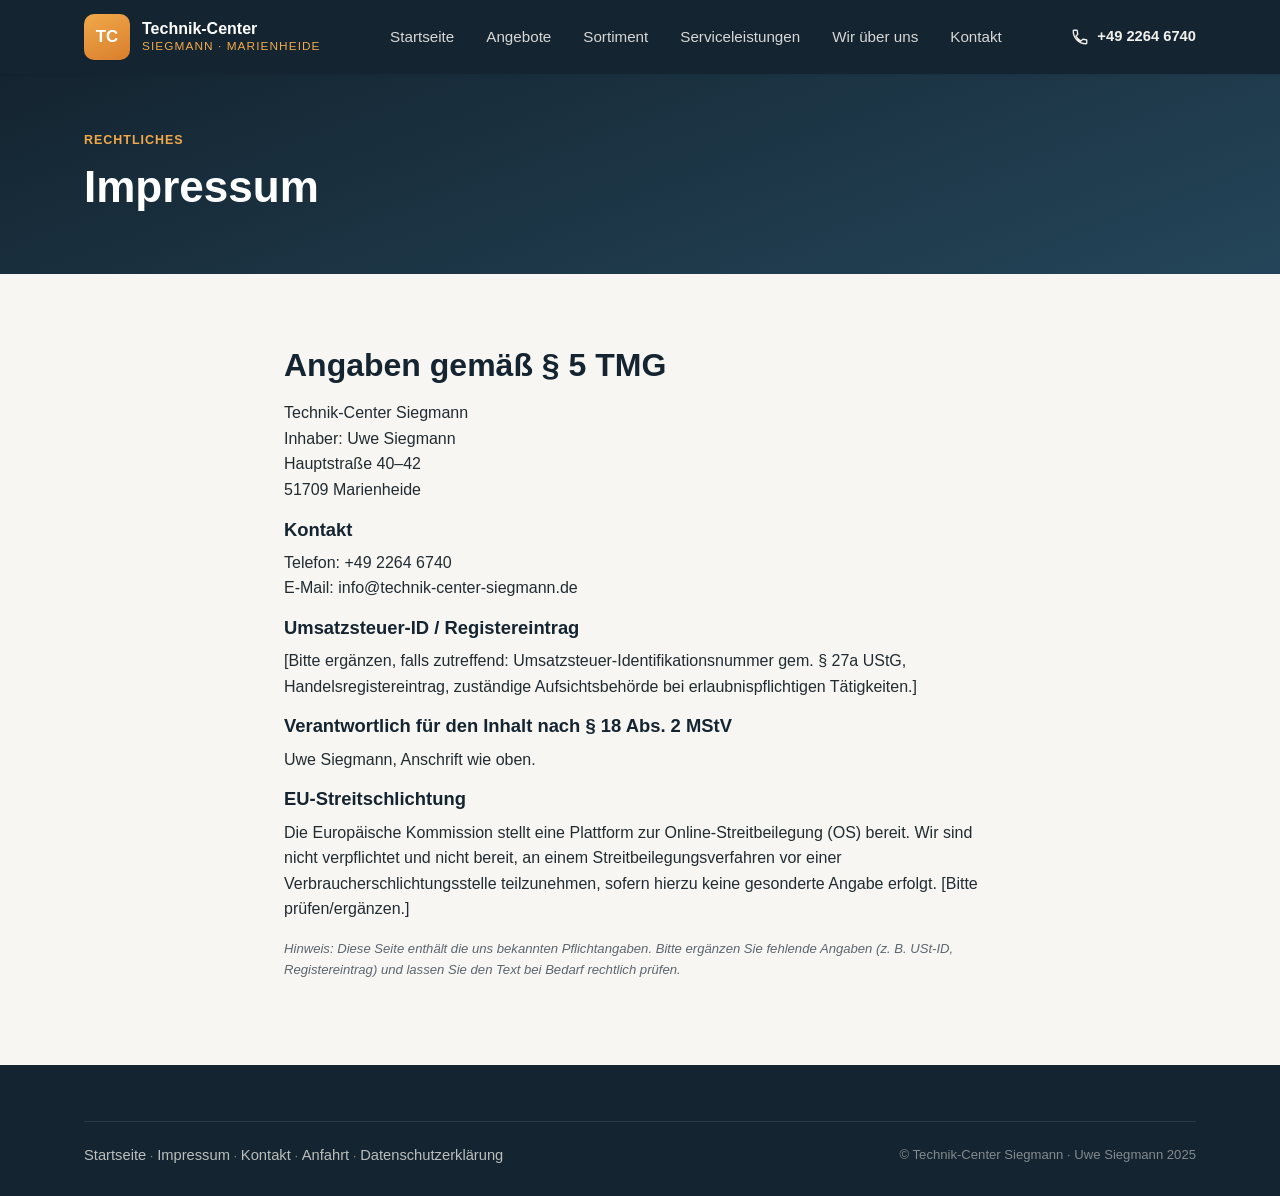
<file: impressum.html>
<!DOCTYPE html>
<html lang="de">
<head>
<meta charset="UTF-8">
<meta name="viewport" content="width=device-width, initial-scale=1.0">
<title>Impressum | Technik-Center Siegmann</title>
<link rel="stylesheet" href="assets/css/style.css">
</head>
<body>

<header class="site-header">
  <div class="header-bar">
    <a class="logo" href="index.html" aria-label="Technik-Center Siegmann – Startseite">
      <span class="logo-mark">TC</span>
      <span class="logo-text">Technik-Center<span class="sub">Siegmann · Marienheide</span></span>
    </a>
    <nav class="nav" id="mainNav">
      <a href="index.html">Startseite</a>
      <a href="angebote.html">Angebote</a>
      <a href="sortiment.html">Sortiment</a>
      <a href="serviceleistungen.html">Serviceleistungen</a>
      <a href="ueber-uns.html">Wir über uns</a>
      <a href="kontakt.html">Kontakt</a>
    </nav>
    <div class="header-cta">
      <a class="phone-pill" href="tel:+4922646740">
        <svg width="18" height="18" viewBox="0 0 24 24" fill="none" stroke="currentColor" stroke-width="1.8"><path d="M6.6 10.8c1.4 2.8 3.8 5.2 6.6 6.6l2.2-2.2c.3-.3.7-.4 1-.2 1.1.4 2.3.6 3.6.6.6 0 1 .4 1 1V20c0 .6-.4 1-1 1C10.6 21 3 13.4 3 4c0-.6.4-1 1-1h3.4c.6 0 1 .4 1 1 0 1.3.2 2.5.6 3.6.1.4 0 .8-.2 1L6.6 10.8Z"/></svg>
        +49 2264 6740
      </a>
      <button class="nav-toggle" aria-label="Menü öffnen" aria-expanded="false">
        <svg width="22" height="22" viewBox="0 0 24 24" fill="none" stroke="currentColor" stroke-width="2"><path d="M3 6h18M3 12h18M3 18h18"/></svg>
      </button>
    </div>
  </div>
</header>

<div class="page-head">
  <div class="container">
    <span class="eyebrow">Rechtliches</span>
    <h1>Impressum</h1>
  </div>
</div>

<section>
  <div class="container" style="max-width:760px;">
    <h2 class="mt-0">Angaben gemäß § 5 TMG</h2>
    <p>
      Technik-Center Siegmann<br>
      Inhaber: Uwe Siegmann<br>
      Hauptstraße 40–42<br>
      51709 Marienheide
    </p>

    <h3>Kontakt</h3>
    <p>
      Telefon: <a href="tel:+4922646740">+49 2264 6740</a><br>
      E-Mail: <a href="mailto:info@technik-center-siegmann.de">info@technik-center-siegmann.de</a>
    </p>

    <h3>Umsatzsteuer-ID / Registereintrag</h3>
    <p>[Bitte ergänzen, falls zutreffend: Umsatzsteuer-Identifikationsnummer gem. § 27a UStG, Handelsregistereintrag, zuständige Aufsichtsbehörde bei erlaubnispflichtigen Tätigkeiten.]</p>

    <h3>Verantwortlich für den Inhalt nach § 18 Abs. 2 MStV</h3>
    <p>Uwe Siegmann, Anschrift wie oben.</p>

    <h3>EU-Streitschlichtung</h3>
    <p>Die Europäische Kommission stellt eine Plattform zur Online-Streitbeilegung (OS) bereit. Wir sind nicht verpflichtet und nicht bereit, an einem Streitbeilegungsverfahren vor einer Verbraucherschlichtungsstelle teilzunehmen, sofern hierzu keine gesonderte Angabe erfolgt. [Bitte prüfen/ergänzen.]</p>

    <p class="disclaimer">Hinweis: Diese Seite enthält die uns bekannten Pflichtangaben. Bitte ergänzen Sie fehlende Angaben (z.&nbsp;B. USt-ID, Registereintrag) und lassen Sie den Text bei Bedarf rechtlich prüfen.</p>
  </div>
</section>

<footer class="site-footer">
  <div class="container">
    <div class="footer-bottom">
      <div>
        <a href="index.html">Startseite</a> · <a href="impressum.html">Impressum</a> · <a href="kontakt.html">Kontakt</a> · <a href="anfahrt.html">Anfahrt</a> · <a href="datenschutz.html">Datenschutzerklärung</a>
      </div>
      <div>© Technik-Center Siegmann · Uwe Siegmann 2025</div>
    </div>
  </div>
</footer>
<script src="assets/js/main.js"></script>
</body>
</html>
</file>
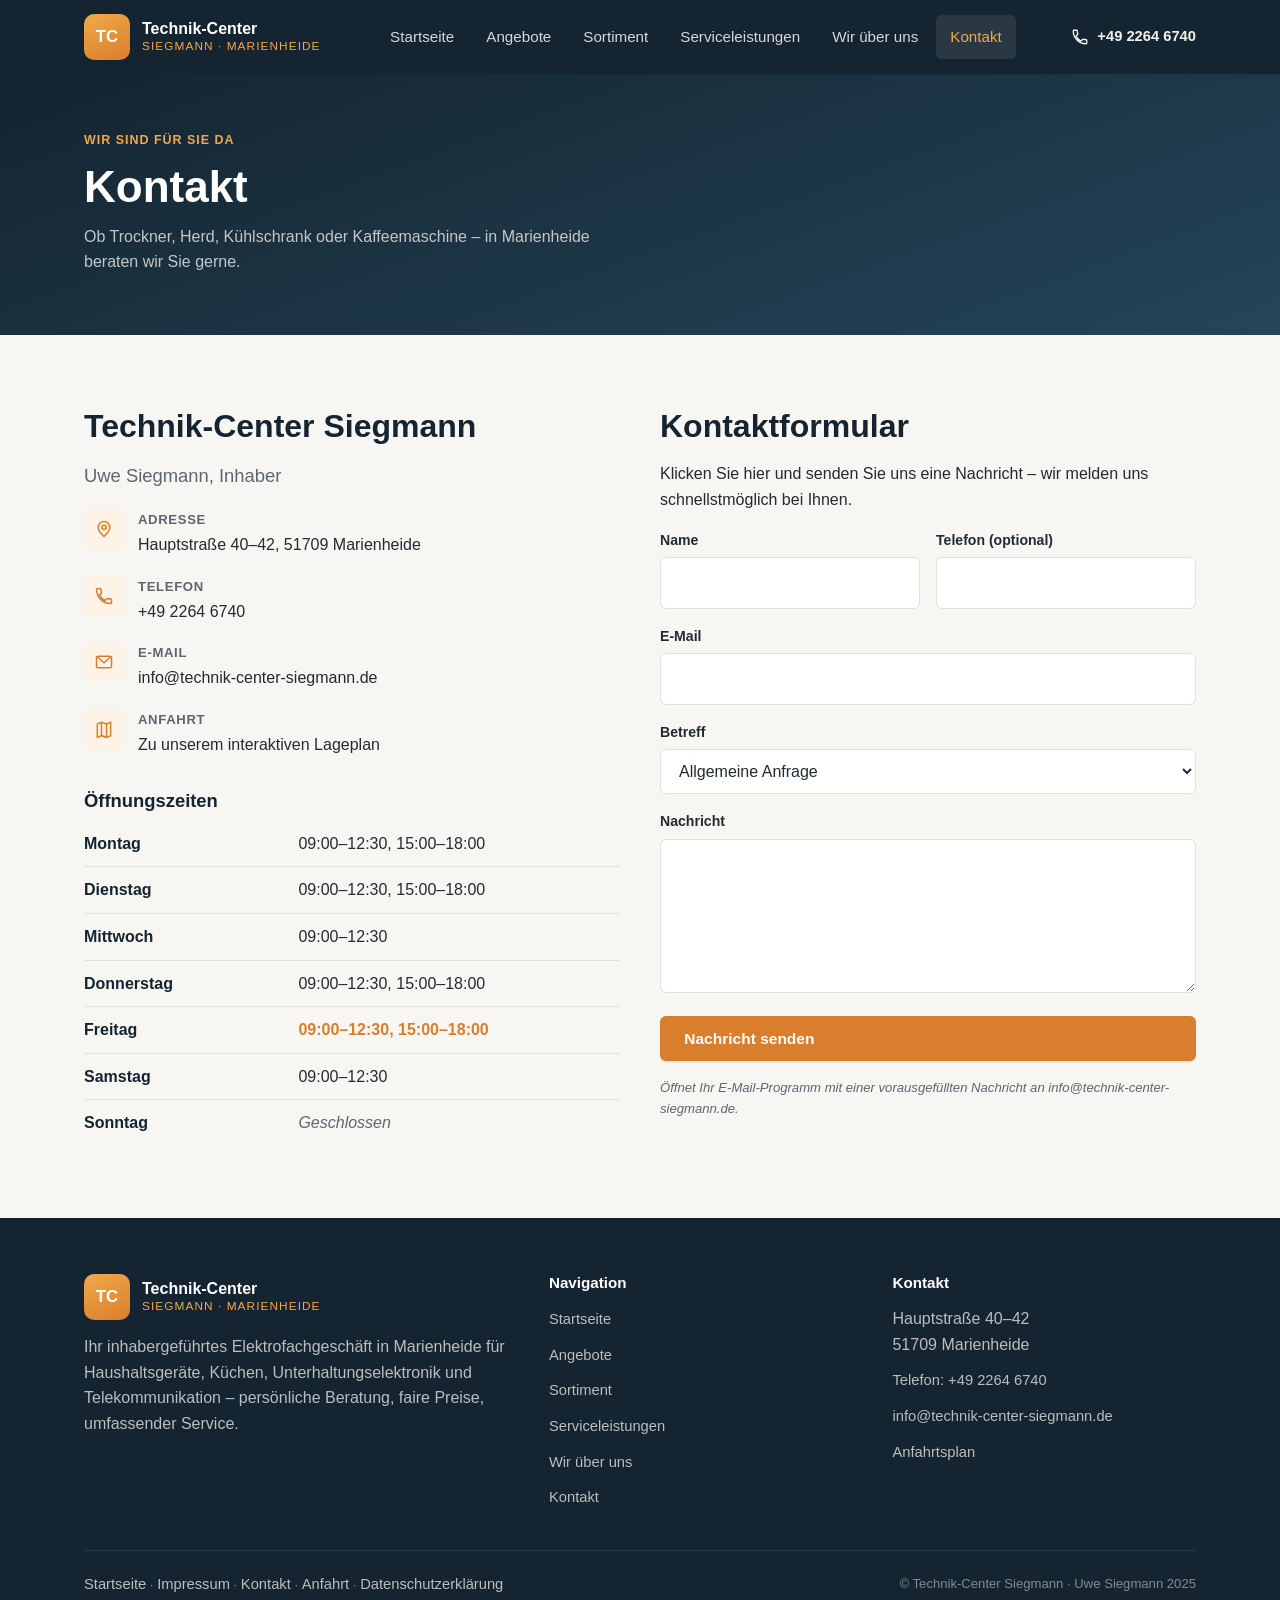
<file: kontakt.html>
<!DOCTYPE html>
<html lang="de">
<head>
<meta charset="UTF-8">
<meta name="viewport" content="width=device-width, initial-scale=1.0">
<title>Kontakt | Technik-Center Siegmann</title>
<meta name="description" content="Kontaktieren Sie das Technik-Center Siegmann in Marienheide: Hauptstraße 40–42, 51709 Marienheide. Telefon +49 2264 6740, info@technik-center-siegmann.de.">
<link rel="stylesheet" href="assets/css/style.css">
</head>
<body>

<header class="site-header">
  <div class="header-bar">
    <a class="logo" href="index.html" aria-label="Technik-Center Siegmann – Startseite">
      <span class="logo-mark">TC</span>
      <span class="logo-text">Technik-Center<span class="sub">Siegmann · Marienheide</span></span>
    </a>
    <nav class="nav" id="mainNav">
      <a href="index.html">Startseite</a>
      <a href="angebote.html">Angebote</a>
      <a href="sortiment.html">Sortiment</a>
      <a href="serviceleistungen.html">Serviceleistungen</a>
      <a href="ueber-uns.html">Wir über uns</a>
      <a href="kontakt.html" class="active">Kontakt</a>
    </nav>
    <div class="header-cta">
      <a class="phone-pill" href="tel:+4922646740">
        <svg width="18" height="18" viewBox="0 0 24 24" fill="none" stroke="currentColor" stroke-width="1.8"><path d="M6.6 10.8c1.4 2.8 3.8 5.2 6.6 6.6l2.2-2.2c.3-.3.7-.4 1-.2 1.1.4 2.3.6 3.6.6.6 0 1 .4 1 1V20c0 .6-.4 1-1 1C10.6 21 3 13.4 3 4c0-.6.4-1 1-1h3.4c.6 0 1 .4 1 1 0 1.3.2 2.5.6 3.6.1.4 0 .8-.2 1L6.6 10.8Z"/></svg>
        +49 2264 6740
      </a>
      <button class="nav-toggle" aria-label="Menü öffnen" aria-expanded="false">
        <svg width="22" height="22" viewBox="0 0 24 24" fill="none" stroke="currentColor" stroke-width="2"><path d="M3 6h18M3 12h18M3 18h18"/></svg>
      </button>
    </div>
  </div>
</header>

<div class="page-head">
  <div class="container">
    <span class="eyebrow">Wir sind für Sie da</span>
    <h1>Kontakt</h1>
    <p>Ob Trockner, Herd, Kühlschrank oder Kaffeemaschine – in Marienheide beraten wir Sie gerne.</p>
  </div>
</div>

<section>
  <div class="container contact-grid">
    <div>
      <h2 class="mt-0">Technik-Center Siegmann</h2>
      <p class="lede">Uwe Siegmann, Inhaber</p>
      <ul class="detail-list">
        <li>
          <span class="icon"><svg viewBox="0 0 24 24" fill="none" stroke="currentColor" stroke-width="1.8"><path d="M12 21s-7-6.3-7-11a7 7 0 0 1 14 0c0 4.7-7 11-7 11Z"/><circle cx="12" cy="10" r="2.6"/></svg></span>
          <div><strong>Adresse</strong>Hauptstraße 40–42, 51709 Marienheide</div>
        </li>
        <li>
          <span class="icon"><svg viewBox="0 0 24 24" fill="none" stroke="currentColor" stroke-width="1.8"><path d="M6.6 10.8c1.4 2.8 3.8 5.2 6.6 6.6l2.2-2.2c.3-.3.7-.4 1-.2 1.1.4 2.3.6 3.6.6.6 0 1 .4 1 1V20c0 .6-.4 1-1 1C10.6 21 3 13.4 3 4c0-.6.4-1 1-1h3.4c.6 0 1 .4 1 1 0 1.3.2 2.5.6 3.6.1.4 0 .8-.2 1L6.6 10.8Z"/></svg></span>
          <div><strong>Telefon</strong><a href="tel:+4922646740">+49 2264 6740</a></div>
        </li>
        <li>
          <span class="icon"><svg viewBox="0 0 24 24" fill="none" stroke="currentColor" stroke-width="1.8"><rect x="3" y="5" width="18" height="14" rx="2"/><path d="m4 6 8 7 8-7"/></svg></span>
          <div><strong>E-Mail</strong><a href="mailto:info@technik-center-siegmann.de">info@technik-center-siegmann.de</a></div>
        </li>
        <li>
          <span class="icon"><svg viewBox="0 0 24 24" fill="none" stroke="currentColor" stroke-width="1.8"><path d="M9 20l-5 2V6l5-2 6 2 5-2v16l-5 2-6-2Z"/><path d="M9 4v16M15 6v16"/></svg></span>
          <div><strong>Anfahrt</strong><a href="anfahrt.html">Zu unserem interaktiven Lageplan</a></div>
        </li>
      </ul>

      <h3 style="margin-top:32px;">Öffnungszeiten</h3>
      <table class="hours">
        <tbody>
          <tr data-day="montag"><td>Montag</td><td>09:00–12:30, 15:00–18:00</td></tr>
          <tr data-day="dienstag"><td>Dienstag</td><td>09:00–12:30, 15:00–18:00</td></tr>
          <tr data-day="mittwoch"><td>Mittwoch</td><td>09:00–12:30</td></tr>
          <tr data-day="donnerstag"><td>Donnerstag</td><td>09:00–12:30, 15:00–18:00</td></tr>
          <tr data-day="freitag"><td>Freitag</td><td>09:00–12:30, 15:00–18:00</td></tr>
          <tr data-day="samstag"><td>Samstag</td><td>09:00–12:30</td></tr>
          <tr data-day="sonntag"><td>Sonntag</td><td class="closed">Geschlossen</td></tr>
        </tbody>
      </table>
    </div>

    <div>
      <h2 class="mt-0">Kontaktformular</h2>
      <p>Klicken Sie hier und senden Sie uns eine Nachricht – wir melden uns schnellstmöglich bei Ihnen.</p>
      <form class="contact-form" action="mailto:info@technik-center-siegmann.de" method="post" enctype="text/plain">
        <div class="form-row">
          <div>
            <label for="name">Name</label>
            <input type="text" id="name" name="Name" required>
          </div>
          <div>
            <label for="phone">Telefon (optional)</label>
            <input type="tel" id="phone" name="Telefon">
          </div>
        </div>
        <div>
          <label for="email">E-Mail</label>
          <input type="email" id="email" name="E-Mail" required>
        </div>
        <div>
          <label for="subject">Betreff</label>
          <select id="subject" name="Betreff">
            <option>Allgemeine Anfrage</option>
            <option>Rückrufbitte</option>
            <option>Geräteanfrage</option>
            <option>Reparaturannahme</option>
            <option>Beratungstermin</option>
          </select>
        </div>
        <div>
          <label for="message">Nachricht</label>
          <textarea id="message" name="Nachricht" rows="5" required></textarea>
        </div>
        <button type="submit" class="btn btn-primary">Nachricht senden</button>
        <p class="disclaimer">Öffnet Ihr E-Mail-Programm mit einer vorausgefüllten Nachricht an info@technik-center-siegmann.de.</p>
      </form>
    </div>
  </div>
</section>

<footer class="site-footer">
  <div class="container">
    <div class="footer-grid">
      <div>
        <div class="logo" style="margin-bottom:14px;">
          <span class="logo-mark">TC</span>
          <span class="logo-text">Technik-Center<span class="sub">Siegmann · Marienheide</span></span>
        </div>
        <p>Ihr inhabergeführtes Elektrofachgeschäft in Marienheide für Haushaltsgeräte, Küchen, Unterhaltungselektronik und Telekommunikation – persönliche Beratung, faire Preise, umfassender Service.</p>
      </div>
      <div>
        <h4>Navigation</h4>
        <ul>
          <li><a href="index.html">Startseite</a></li>
          <li><a href="angebote.html">Angebote</a></li>
          <li><a href="sortiment.html">Sortiment</a></li>
          <li><a href="serviceleistungen.html">Serviceleistungen</a></li>
          <li><a href="ueber-uns.html">Wir über uns</a></li>
          <li><a href="kontakt.html">Kontakt</a></li>
        </ul>
      </div>
      <div>
        <h4>Kontakt</h4>
        <ul>
          <li>Hauptstraße 40–42<br>51709 Marienheide</li>
          <li><a href="tel:+4922646740">Telefon: +49 2264 6740</a></li>
          <li><a href="mailto:info@technik-center-siegmann.de">info@technik-center-siegmann.de</a></li>
          <li><a href="anfahrt.html">Anfahrtsplan</a></li>
        </ul>
      </div>
    </div>
    <div class="footer-bottom">
      <div>
        <a href="index.html">Startseite</a> · <a href="impressum.html">Impressum</a> · <a href="kontakt.html">Kontakt</a> · <a href="anfahrt.html">Anfahrt</a> · <a href="datenschutz.html">Datenschutzerklärung</a>
      </div>
      <div>© Technik-Center Siegmann · Uwe Siegmann 2025</div>
    </div>
  </div>
</footer>
<script src="assets/js/main.js"></script>
</body>
</html>
</file>
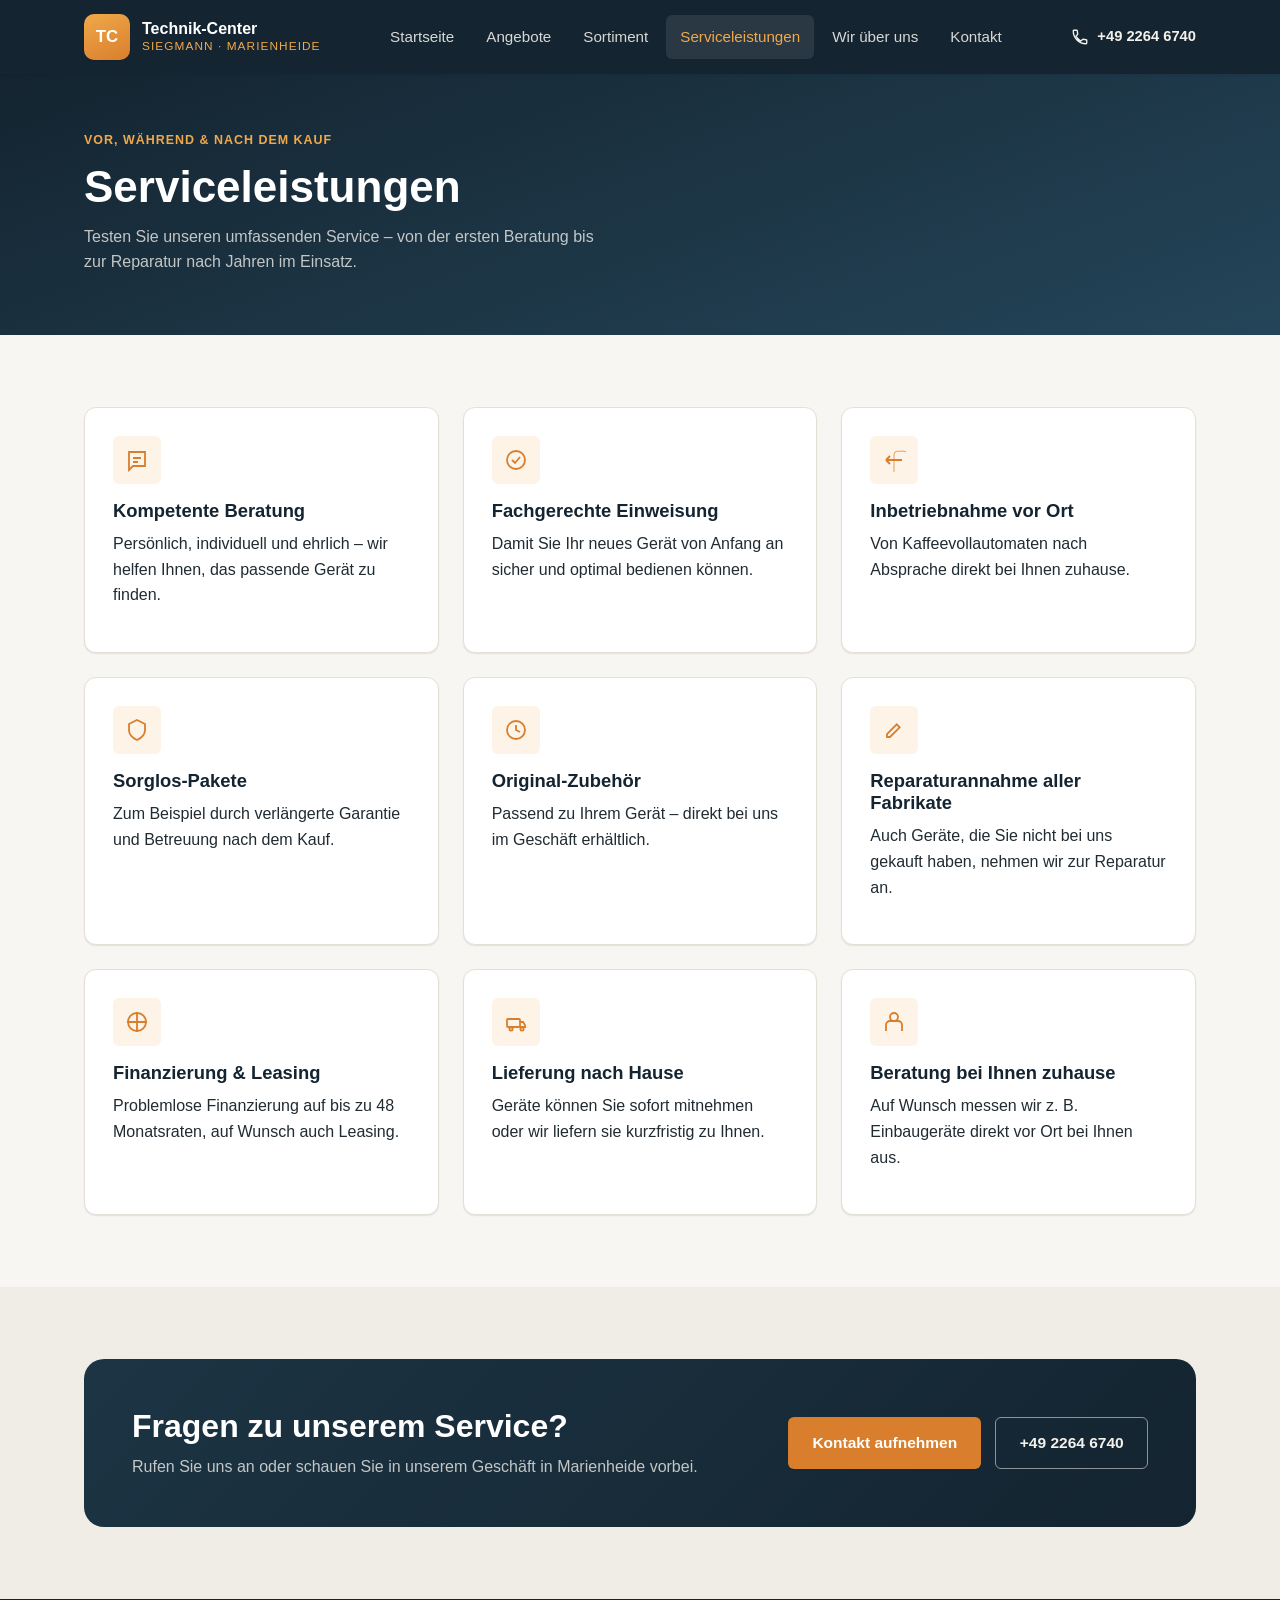
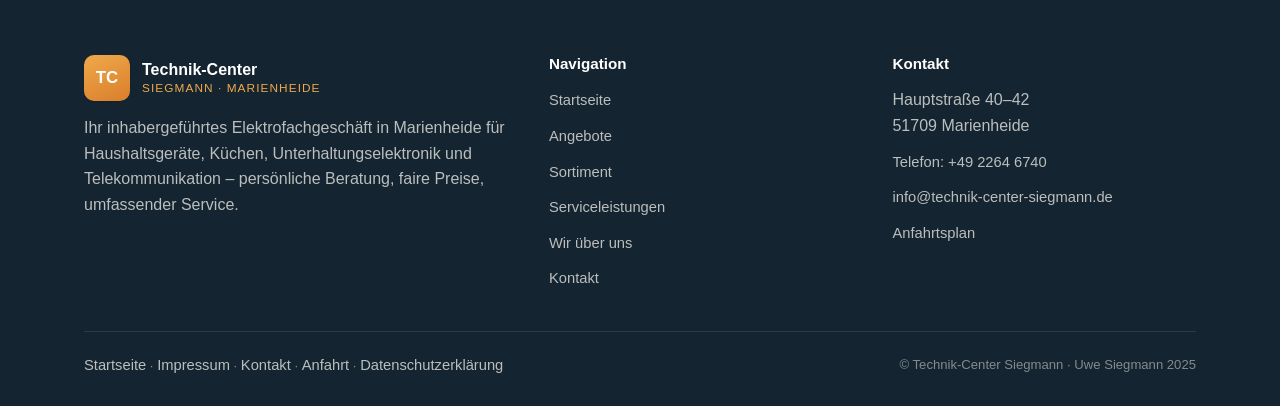
<file: serviceleistungen.html>
<!DOCTYPE html>
<html lang="de">
<head>
<meta charset="UTF-8">
<meta name="viewport" content="width=device-width, initial-scale=1.0">
<title>Serviceleistungen | Technik-Center Siegmann</title>
<meta name="description" content="Serviceleistungen des Technik-Center Siegmann: kompetente Beratung, fachgerechte Einweisung, Inbetriebnahme, Sorglos-Pakete, Original-Zubehör, Reparaturannahme, Finanzierung und Lieferung.">
<link rel="stylesheet" href="assets/css/style.css">
</head>
<body>

<header class="site-header">
  <div class="header-bar">
    <a class="logo" href="index.html" aria-label="Technik-Center Siegmann – Startseite">
      <span class="logo-mark">TC</span>
      <span class="logo-text">Technik-Center<span class="sub">Siegmann · Marienheide</span></span>
    </a>
    <nav class="nav" id="mainNav">
      <a href="index.html">Startseite</a>
      <a href="angebote.html">Angebote</a>
      <a href="sortiment.html">Sortiment</a>
      <a href="serviceleistungen.html" class="active">Serviceleistungen</a>
      <a href="ueber-uns.html">Wir über uns</a>
      <a href="kontakt.html">Kontakt</a>
    </nav>
    <div class="header-cta">
      <a class="phone-pill" href="tel:+4922646740">
        <svg width="18" height="18" viewBox="0 0 24 24" fill="none" stroke="currentColor" stroke-width="1.8"><path d="M6.6 10.8c1.4 2.8 3.8 5.2 6.6 6.6l2.2-2.2c.3-.3.7-.4 1-.2 1.1.4 2.3.6 3.6.6.6 0 1 .4 1 1V20c0 .6-.4 1-1 1C10.6 21 3 13.4 3 4c0-.6.4-1 1-1h3.4c.6 0 1 .4 1 1 0 1.3.2 2.5.6 3.6.1.4 0 .8-.2 1L6.6 10.8Z"/></svg>
        +49 2264 6740
      </a>
      <button class="nav-toggle" aria-label="Menü öffnen" aria-expanded="false">
        <svg width="22" height="22" viewBox="0 0 24 24" fill="none" stroke="currentColor" stroke-width="2"><path d="M3 6h18M3 12h18M3 18h18"/></svg>
      </button>
    </div>
  </div>
</header>

<div class="page-head">
  <div class="container">
    <span class="eyebrow">Vor, während &amp; nach dem Kauf</span>
    <h1>Serviceleistungen</h1>
    <p>Testen Sie unseren umfassenden Service – von der ersten Beratung bis zur Reparatur nach Jahren im Einsatz.</p>
  </div>
</div>

<section>
  <div class="container">
    <div class="grid grid-3">
      <div class="card">
        <div class="icon"><svg viewBox="0 0 24 24" fill="none" stroke="currentColor" stroke-width="1.8"><path d="M8 10h8M8 14h5"/><path d="M4 4h16v14H8l-4 4V4Z"/></svg></div>
        <h3>Kompetente Beratung</h3>
        <p>Persönlich, individuell und ehrlich – wir helfen Ihnen, das passende Gerät zu finden.</p>
      </div>
      <div class="card">
        <div class="icon"><svg viewBox="0 0 24 24" fill="none" stroke="currentColor" stroke-width="1.8"><circle cx="12" cy="12" r="9"/><path d="M8 12l3 3 5-6"/></svg></div>
        <h3>Fachgerechte Einweisung</h3>
        <p>Damit Sie Ihr neues Gerät von Anfang an sicher und optimal bedienen können.</p>
      </div>
      <div class="card">
        <div class="icon"><svg viewBox="0 0 24 24" fill="none" stroke="currentColor" stroke-width="1.8"><rect x="30" y="8" width="34" height="60" rx="9" transform="scale(0.4)"/><path d="M4 12h16M4 12l4-4M4 12l4 4"/></svg></div>
        <h3>Inbetriebnahme vor Ort</h3>
        <p>Von Kaffeevollautomaten nach Absprache direkt bei Ihnen zuhause.</p>
      </div>
      <div class="card">
        <div class="icon"><svg viewBox="0 0 24 24" fill="none" stroke="currentColor" stroke-width="1.8"><path d="M12 2l8 4v6c0 5-3.5 8-8 10-4.5-2-8-5-8-10V6l8-4Z"/></svg></div>
        <h3>Sorglos-Pakete</h3>
        <p>Zum Beispiel durch verlängerte Garantie und Betreuung nach dem Kauf.</p>
      </div>
      <div class="card">
        <div class="icon"><svg viewBox="0 0 24 24" fill="none" stroke="currentColor" stroke-width="1.8"><circle cx="12" cy="12" r="9"/><path d="M12 7v5l4 2"/></svg></div>
        <h3>Original-Zubehör</h3>
        <p>Passend zu Ihrem Gerät – direkt bei uns im Geschäft erhältlich.</p>
      </div>
      <div class="card">
        <div class="icon"><svg viewBox="0 0 24 24" fill="none" stroke="currentColor" stroke-width="1.8"><path d="M14.7 6.3l3 3L8 19H5v-3L14.7 6.3Z"/></svg></div>
        <h3>Reparaturannahme aller Fabrikate</h3>
        <p>Auch Geräte, die Sie nicht bei uns gekauft haben, nehmen wir zur Reparatur an.</p>
      </div>
      <div class="card">
        <div class="icon"><svg viewBox="0 0 24 24" fill="none" stroke="currentColor" stroke-width="1.8"><path d="M12 2v20M2 12h20"/><circle cx="12" cy="12" r="9"/></svg></div>
        <h3>Finanzierung &amp; Leasing</h3>
        <p>Problemlose Finanzierung auf bis zu 48 Monatsraten, auf Wunsch auch Leasing.</p>
      </div>
      <div class="card">
        <div class="icon"><svg viewBox="0 0 24 24" fill="none" stroke="currentColor" stroke-width="1.8"><rect x="3" y="9" width="13" height="8" rx="1"/><path d="M16 12h3l2 3v2h-5"/><circle cx="7" cy="19" r="1.6"/><circle cx="18" cy="19" r="1.6"/></svg></div>
        <h3>Lieferung nach Hause</h3>
        <p>Geräte können Sie sofort mitnehmen oder wir liefern sie kurzfristig zu Ihnen.</p>
      </div>
      <div class="card">
        <div class="icon"><svg viewBox="0 0 24 24" fill="none" stroke="currentColor" stroke-width="1.8"><path d="M4 21v-6a4 4 0 0 1 4-4h8a4 4 0 0 1 4 4v6"/><circle cx="12" cy="7" r="4"/></svg></div>
        <h3>Beratung bei Ihnen zuhause</h3>
        <p>Auf Wunsch messen wir z.&nbsp;B. Einbaugeräte direkt vor Ort bei Ihnen aus.</p>
      </div>
    </div>
  </div>
</section>

<section class="section-alt">
  <div class="container">
    <div class="cta-banner">
      <div>
        <h2>Fragen zu unserem Service?</h2>
        <p>Rufen Sie uns an oder schauen Sie in unserem Geschäft in Marienheide vorbei.</p>
      </div>
      <div class="hero-actions" style="margin-top:0;">
        <a href="kontakt.html" class="btn btn-primary">Kontakt aufnehmen</a>
        <a href="tel:+4922646740" class="btn btn-outline">+49 2264 6740</a>
      </div>
    </div>
  </div>
</section>

<footer class="site-footer">
  <div class="container">
    <div class="footer-grid">
      <div>
        <div class="logo" style="margin-bottom:14px;">
          <span class="logo-mark">TC</span>
          <span class="logo-text">Technik-Center<span class="sub">Siegmann · Marienheide</span></span>
        </div>
        <p>Ihr inhabergeführtes Elektrofachgeschäft in Marienheide für Haushaltsgeräte, Küchen, Unterhaltungselektronik und Telekommunikation – persönliche Beratung, faire Preise, umfassender Service.</p>
      </div>
      <div>
        <h4>Navigation</h4>
        <ul>
          <li><a href="index.html">Startseite</a></li>
          <li><a href="angebote.html">Angebote</a></li>
          <li><a href="sortiment.html">Sortiment</a></li>
          <li><a href="serviceleistungen.html">Serviceleistungen</a></li>
          <li><a href="ueber-uns.html">Wir über uns</a></li>
          <li><a href="kontakt.html">Kontakt</a></li>
        </ul>
      </div>
      <div>
        <h4>Kontakt</h4>
        <ul>
          <li>Hauptstraße 40–42<br>51709 Marienheide</li>
          <li><a href="tel:+4922646740">Telefon: +49 2264 6740</a></li>
          <li><a href="mailto:info@technik-center-siegmann.de">info@technik-center-siegmann.de</a></li>
          <li><a href="anfahrt.html">Anfahrtsplan</a></li>
        </ul>
      </div>
    </div>
    <div class="footer-bottom">
      <div>
        <a href="index.html">Startseite</a> · <a href="impressum.html">Impressum</a> · <a href="kontakt.html">Kontakt</a> · <a href="anfahrt.html">Anfahrt</a> · <a href="datenschutz.html">Datenschutzerklärung</a>
      </div>
      <div>© Technik-Center Siegmann · Uwe Siegmann 2025</div>
    </div>
  </div>
</footer>
<script src="assets/js/main.js"></script>
</body>
</html>
</file>
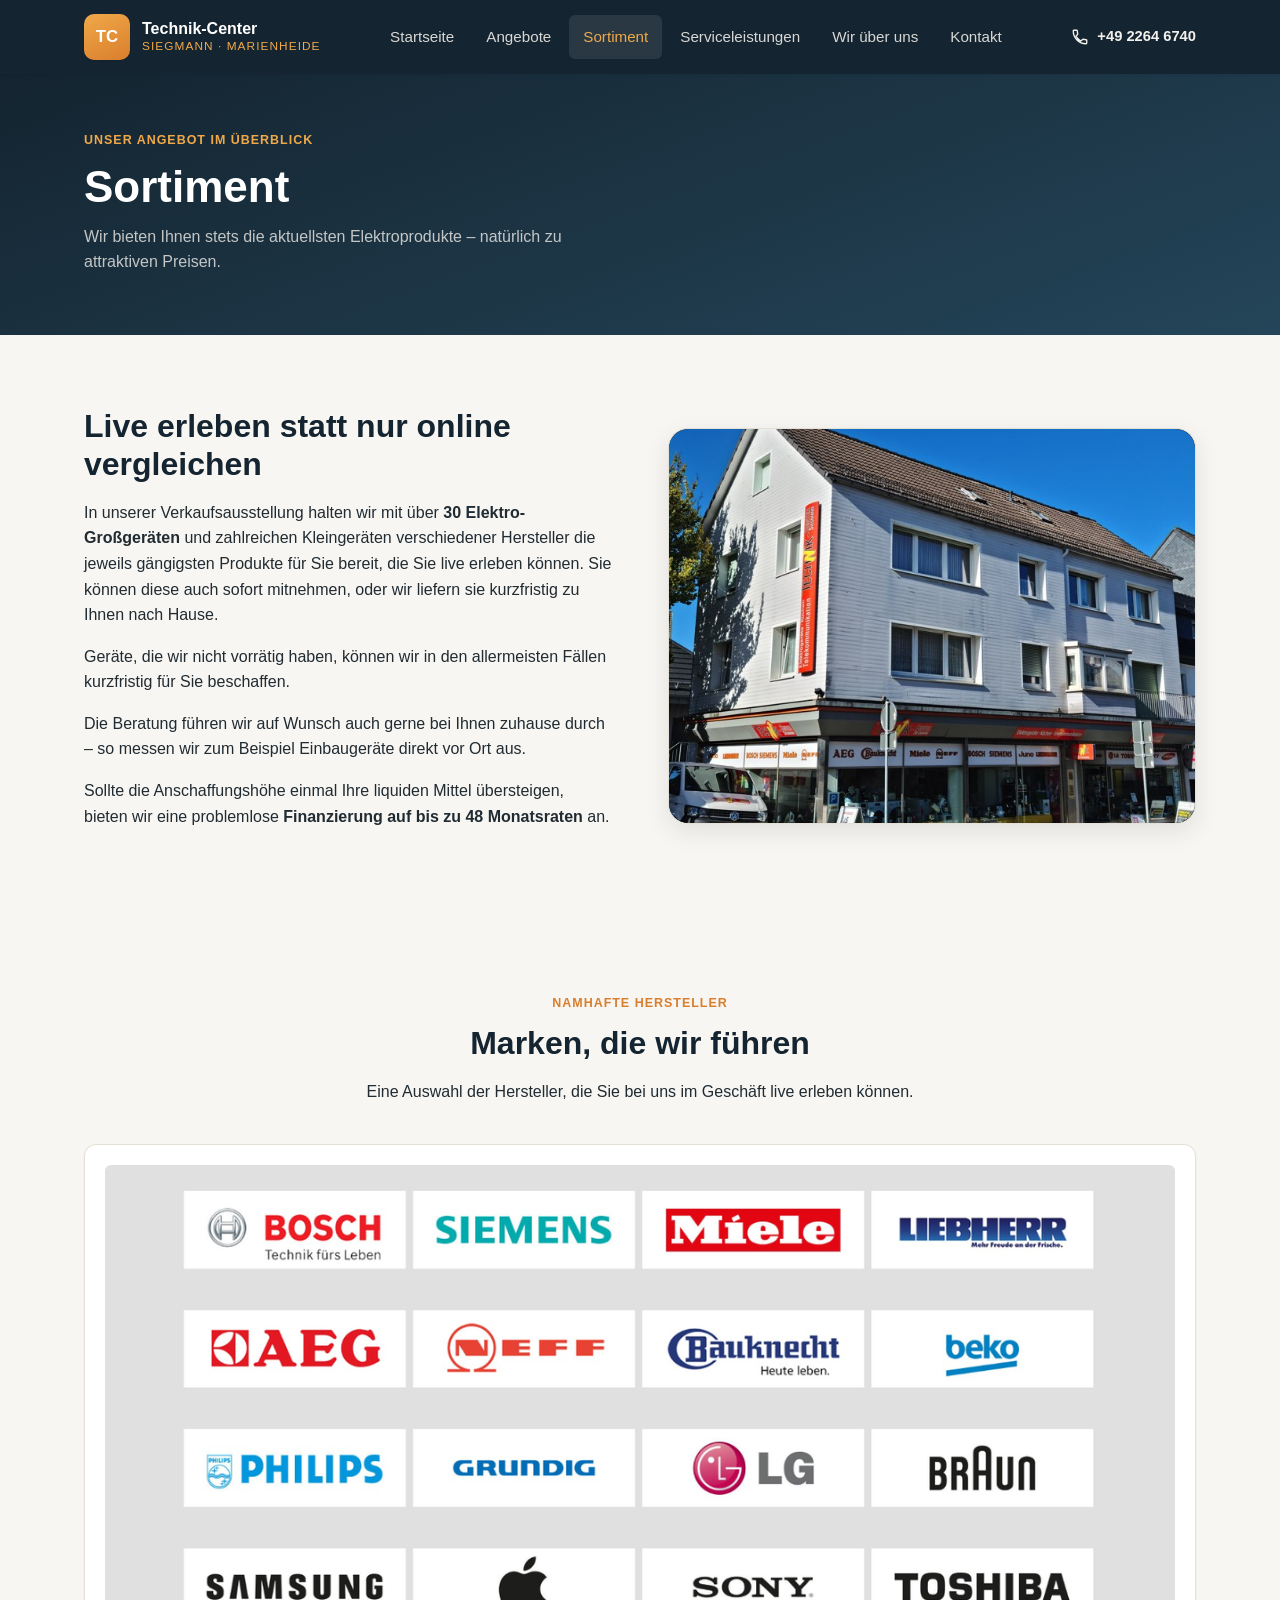
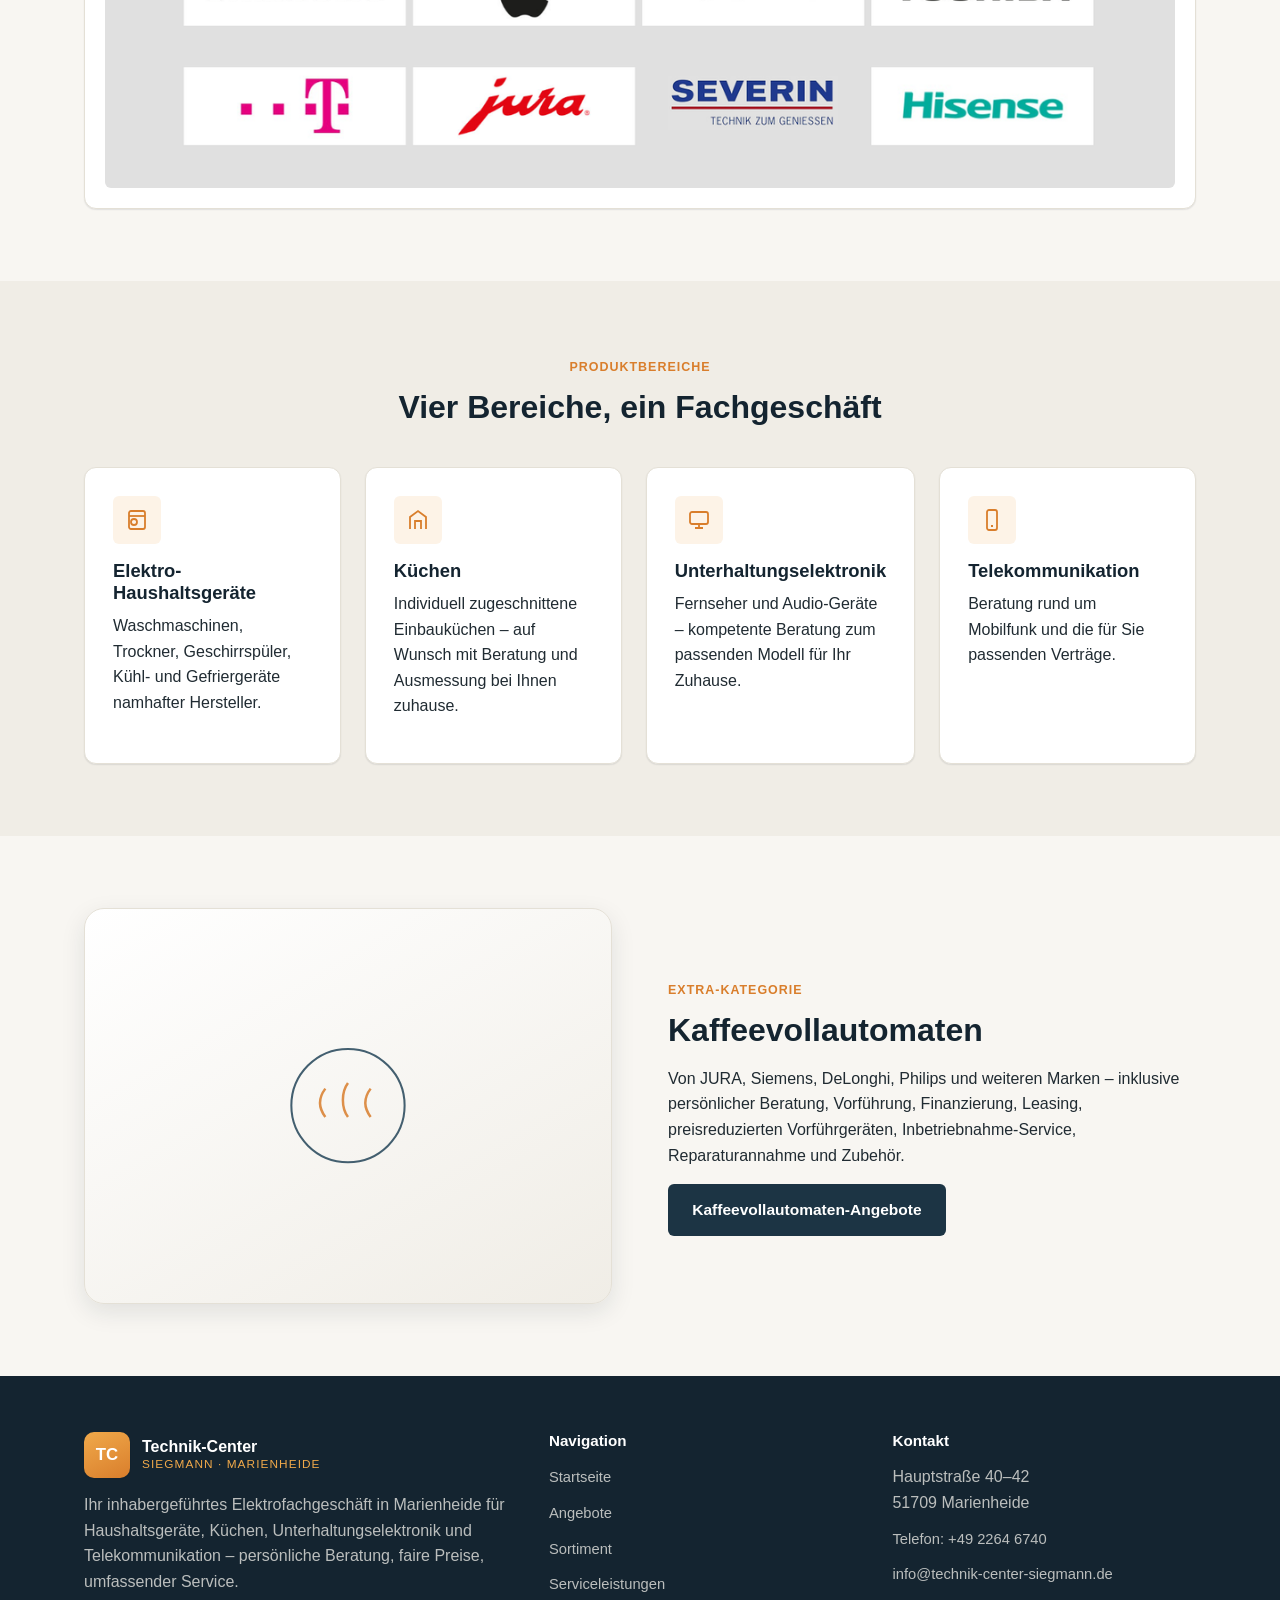
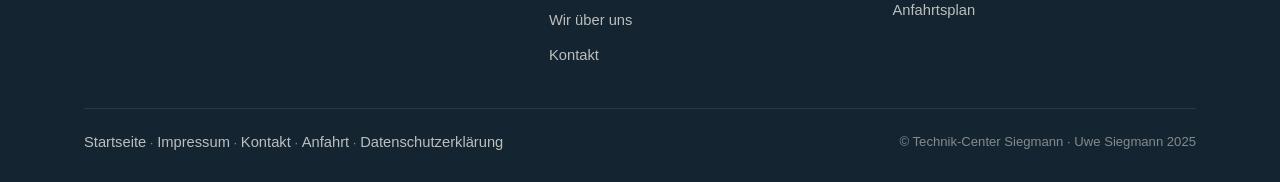
<file: sortiment.html>
<!DOCTYPE html>
<html lang="de">
<head>
<meta charset="UTF-8">
<meta name="viewport" content="width=device-width, initial-scale=1.0">
<title>Sortiment | Technik-Center Siegmann</title>
<meta name="description" content="Das Sortiment des Technik-Center Siegmann: Elektro-Haushaltsgeräte, Küchen, Unterhaltungselektronik, Telekommunikation und Kaffeevollautomaten – über 30 Großgeräte live erlebbar.">
<link rel="stylesheet" href="assets/css/style.css">
</head>
<body>

<header class="site-header">
  <div class="header-bar">
    <a class="logo" href="index.html" aria-label="Technik-Center Siegmann – Startseite">
      <span class="logo-mark">TC</span>
      <span class="logo-text">Technik-Center<span class="sub">Siegmann · Marienheide</span></span>
    </a>
    <nav class="nav" id="mainNav">
      <a href="index.html">Startseite</a>
      <a href="angebote.html">Angebote</a>
      <a href="sortiment.html" class="active">Sortiment</a>
      <a href="serviceleistungen.html">Serviceleistungen</a>
      <a href="ueber-uns.html">Wir über uns</a>
      <a href="kontakt.html">Kontakt</a>
    </nav>
    <div class="header-cta">
      <a class="phone-pill" href="tel:+4922646740">
        <svg width="18" height="18" viewBox="0 0 24 24" fill="none" stroke="currentColor" stroke-width="1.8"><path d="M6.6 10.8c1.4 2.8 3.8 5.2 6.6 6.6l2.2-2.2c.3-.3.7-.4 1-.2 1.1.4 2.3.6 3.6.6.6 0 1 .4 1 1V20c0 .6-.4 1-1 1C10.6 21 3 13.4 3 4c0-.6.4-1 1-1h3.4c.6 0 1 .4 1 1 0 1.3.2 2.5.6 3.6.1.4 0 .8-.2 1L6.6 10.8Z"/></svg>
        +49 2264 6740
      </a>
      <button class="nav-toggle" aria-label="Menü öffnen" aria-expanded="false">
        <svg width="22" height="22" viewBox="0 0 24 24" fill="none" stroke="currentColor" stroke-width="2"><path d="M3 6h18M3 12h18M3 18h18"/></svg>
      </button>
    </div>
  </div>
</header>

<div class="page-head">
  <div class="container">
    <span class="eyebrow">Unser Angebot im Überblick</span>
    <h1>Sortiment</h1>
    <p>Wir bieten Ihnen stets die aktuellsten Elektroprodukte – natürlich zu attraktiven Preisen.</p>
  </div>
</div>

<section>
  <div class="container split">
    <div>
      <h2 class="mt-0">Live erleben statt nur online vergleichen</h2>
      <p>In unserer Verkaufsausstellung halten wir mit über <strong>30 Elektro-Großgeräten</strong> und zahlreichen Kleingeräten verschiedener Hersteller die jeweils gängigsten Produkte für Sie bereit, die Sie live erleben können. Sie können diese auch sofort mitnehmen, oder wir liefern sie kurzfristig zu Ihnen nach Hause.</p>
      <p>Geräte, die wir nicht vorrätig haben, können wir in den allermeisten Fällen kurzfristig für Sie beschaffen.</p>
      <p>Die Beratung führen wir auf Wunsch auch gerne bei Ihnen zuhause durch – so messen wir zum Beispiel Einbaugeräte direkt vor Ort aus.</p>
      <p>Sollte die Anschaffungshöhe einmal Ihre liquiden Mittel übersteigen, bieten wir eine problemlose <strong>Finanzierung auf bis zu 48 Monatsraten</strong> an.</p>
    </div>
    <div class="media-block">
      <img class="photo-fill" src="assets/img/laden-aussenansicht.jpg" alt="Technik-Center Siegmann, Hauptstraße 40–42 in Marienheide">
    </div>
  </div>
</section>

<section>
  <div class="container">
    <div class="section-head center">
      <span class="eyebrow">Namhafte Hersteller</span>
      <h2>Marken, die wir führen</h2>
      <p>Eine Auswahl der Hersteller, die Sie bei uns im Geschäft live erleben können.</p>
    </div>
    <div class="logo-showcase">
      <img src="assets/img/marken-logos.png" alt="Marken im Sortiment: Bosch, Siemens, Miele, Liebherr, AEG, NEFF, Bauknecht, beko, Philips, Grundig, LG, Braun, Samsung, Apple, Sony, Toshiba, Telekom, Jura, Severin, Hisense">
    </div>
  </div>
</section>

<section class="section-alt">
  <div class="container">
    <div class="section-head center">
      <span class="eyebrow">Produktbereiche</span>
      <h2>Vier Bereiche, ein Fachgeschäft</h2>
    </div>
    <div class="grid grid-4">
      <div class="card">
        <div class="icon"><svg viewBox="0 0 24 24" fill="none" stroke="currentColor" stroke-width="1.8"><rect x="4" y="3" width="16" height="18" rx="2"/><path d="M4 8h16"/><circle cx="9" cy="14" r="3"/></svg></div>
        <h3>Elektro-Haushaltsgeräte</h3>
        <p>Waschmaschinen, Trockner, Geschirrspüler, Kühl- und Gefriergeräte namhafter Hersteller.</p>
      </div>
      <div class="card">
        <div class="icon"><svg viewBox="0 0 24 24" fill="none" stroke="currentColor" stroke-width="1.8"><path d="M4 21V9l8-6 8 6v12"/><path d="M9 21v-8h6v8"/></svg></div>
        <h3>Küchen</h3>
        <p>Individuell zugeschnittene Einbauküchen – auf Wunsch mit Beratung und Ausmessung bei Ihnen zuhause.</p>
      </div>
      <div class="card">
        <div class="icon"><svg viewBox="0 0 24 24" fill="none" stroke="currentColor" stroke-width="1.8"><rect x="3" y="4" width="18" height="12" rx="2"/><path d="M8 20h8M12 16v4"/></svg></div>
        <h3>Unterhaltungselektronik</h3>
        <p>Fernseher und Audio-Geräte – kompetente Beratung zum passenden Modell für Ihr Zuhause.</p>
      </div>
      <div class="card">
        <div class="icon"><svg viewBox="0 0 24 24" fill="none" stroke="currentColor" stroke-width="1.8"><rect x="7" y="2" width="10" height="20" rx="2"/><path d="M11 18h2"/></svg></div>
        <h3>Telekommunikation</h3>
        <p>Beratung rund um Mobilfunk und die für Sie passenden Verträge.</p>
      </div>
    </div>
  </div>
</section>

<section>
  <div class="container split">
    <div class="media-block light">
      <svg viewBox="0 0 200 160" fill="none" stroke="#244559" stroke-width="1.8"><ellipse cx="100" cy="80" rx="50" ry="50"/><path d="M80 65c-6 8-6 17 0 25M100 60c-6 8-6 22 0 30M120 65c-6 8-6 17 0 25" stroke="#d97e2c" stroke-width="2.2"/></svg>
    </div>
    <div>
      <span class="eyebrow">Extra-Kategorie</span>
      <h2 class="mt-0">Kaffeevollautomaten</h2>
      <p>Von JURA, Siemens, DeLonghi, Philips und weiteren Marken – inklusive persönlicher Beratung, Vorführung, Finanzierung, Leasing, preisreduzierten Vorführgeräten, Inbetriebnahme-Service, Reparaturannahme und Zubehör.</p>
      <a href="angebote.html" class="btn btn-navy">Kaffeevollautomaten-Angebote</a>
    </div>
  </div>
</section>

<footer class="site-footer">
  <div class="container">
    <div class="footer-grid">
      <div>
        <div class="logo" style="margin-bottom:14px;">
          <span class="logo-mark">TC</span>
          <span class="logo-text">Technik-Center<span class="sub">Siegmann · Marienheide</span></span>
        </div>
        <p>Ihr inhabergeführtes Elektrofachgeschäft in Marienheide für Haushaltsgeräte, Küchen, Unterhaltungselektronik und Telekommunikation – persönliche Beratung, faire Preise, umfassender Service.</p>
      </div>
      <div>
        <h4>Navigation</h4>
        <ul>
          <li><a href="index.html">Startseite</a></li>
          <li><a href="angebote.html">Angebote</a></li>
          <li><a href="sortiment.html">Sortiment</a></li>
          <li><a href="serviceleistungen.html">Serviceleistungen</a></li>
          <li><a href="ueber-uns.html">Wir über uns</a></li>
          <li><a href="kontakt.html">Kontakt</a></li>
        </ul>
      </div>
      <div>
        <h4>Kontakt</h4>
        <ul>
          <li>Hauptstraße 40–42<br>51709 Marienheide</li>
          <li><a href="tel:+4922646740">Telefon: +49 2264 6740</a></li>
          <li><a href="mailto:info@technik-center-siegmann.de">info@technik-center-siegmann.de</a></li>
          <li><a href="anfahrt.html">Anfahrtsplan</a></li>
        </ul>
      </div>
    </div>
    <div class="footer-bottom">
      <div>
        <a href="index.html">Startseite</a> · <a href="impressum.html">Impressum</a> · <a href="kontakt.html">Kontakt</a> · <a href="anfahrt.html">Anfahrt</a> · <a href="datenschutz.html">Datenschutzerklärung</a>
      </div>
      <div>© Technik-Center Siegmann · Uwe Siegmann 2025</div>
    </div>
  </div>
</footer>
<script src="assets/js/main.js"></script>
</body>
</html>
</file>
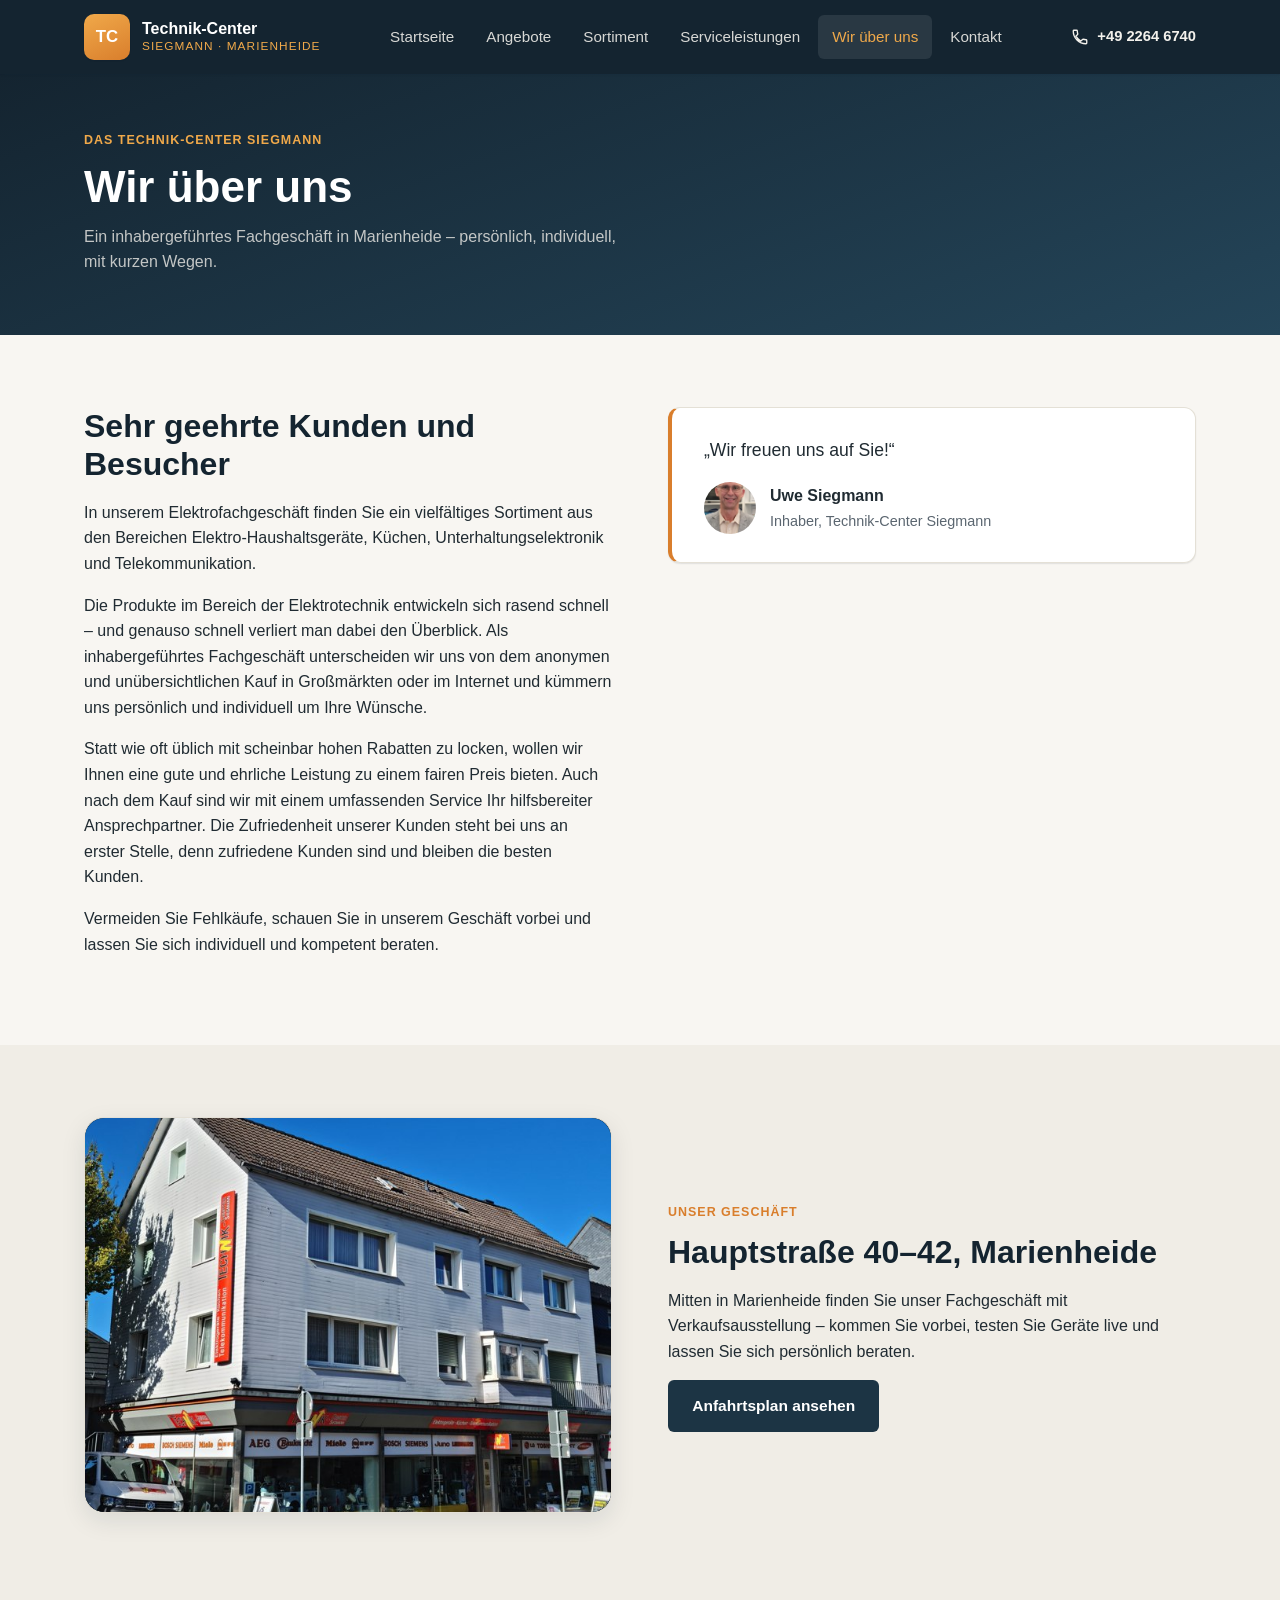
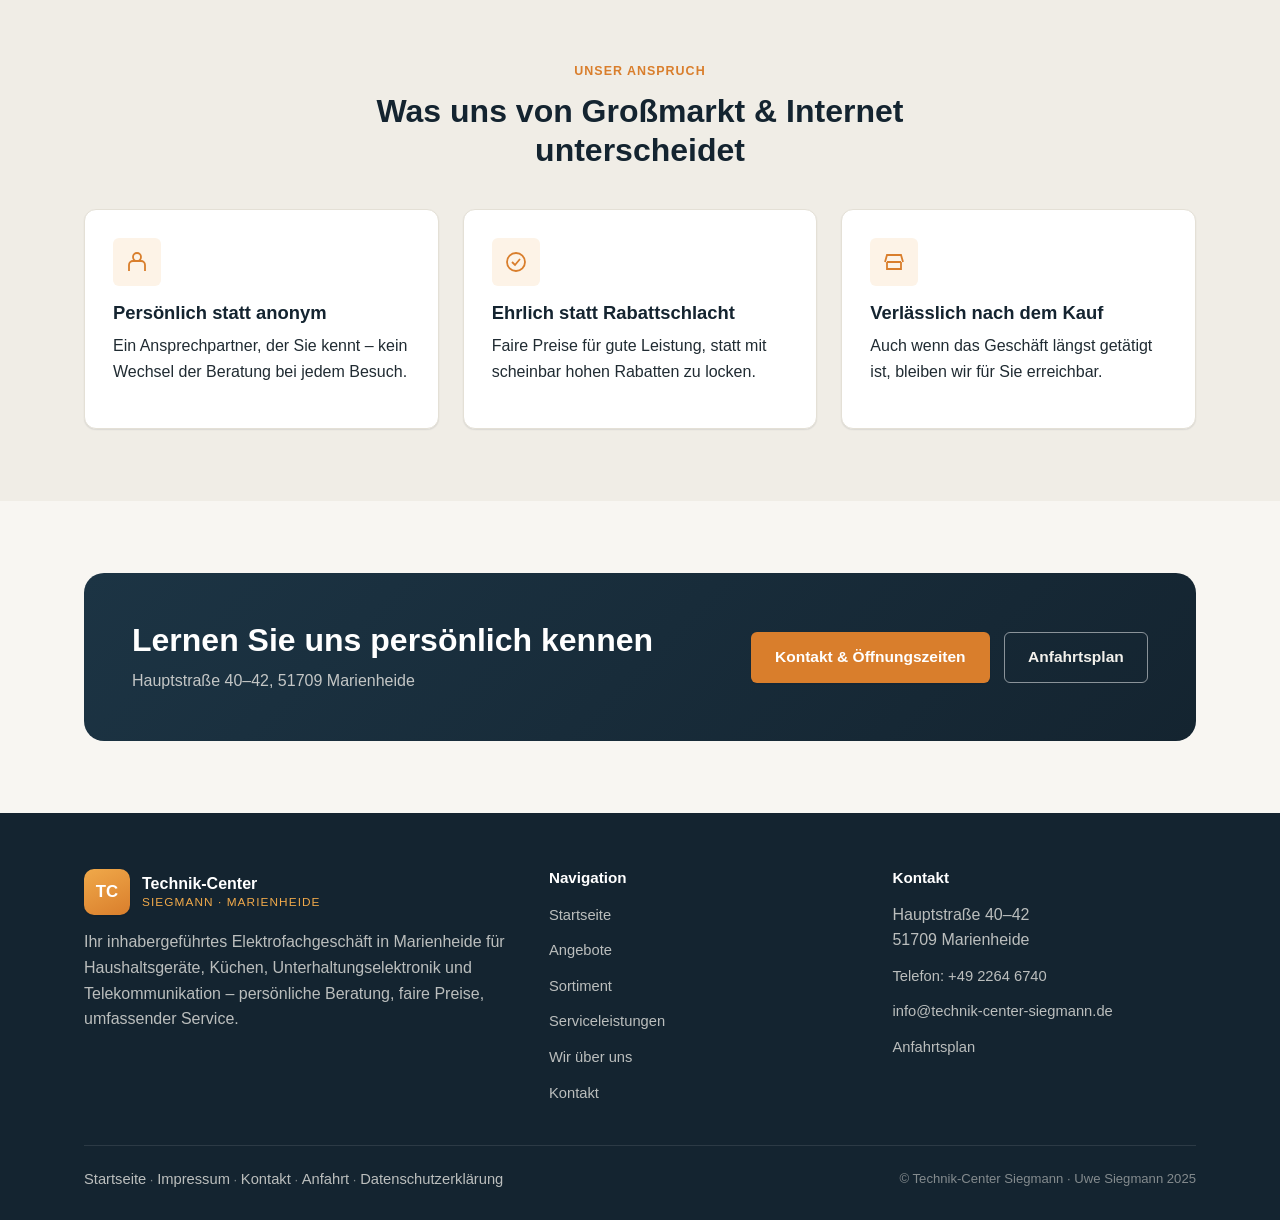
<file: ueber-uns.html>
<!DOCTYPE html>
<html lang="de">
<head>
<meta charset="UTF-8">
<meta name="viewport" content="width=device-width, initial-scale=1.0">
<title>Wir über uns | Technik-Center Siegmann</title>
<meta name="description" content="Technik-Center Siegmann in Marienheide: inhabergeführtes Elektrofachgeschäft von Uwe Siegmann – persönliche Beratung statt anonymer Kauf im Großmarkt oder Internet.">
<link rel="stylesheet" href="assets/css/style.css">
</head>
<body>

<header class="site-header">
  <div class="header-bar">
    <a class="logo" href="index.html" aria-label="Technik-Center Siegmann – Startseite">
      <span class="logo-mark">TC</span>
      <span class="logo-text">Technik-Center<span class="sub">Siegmann · Marienheide</span></span>
    </a>
    <nav class="nav" id="mainNav">
      <a href="index.html">Startseite</a>
      <a href="angebote.html">Angebote</a>
      <a href="sortiment.html">Sortiment</a>
      <a href="serviceleistungen.html">Serviceleistungen</a>
      <a href="ueber-uns.html" class="active">Wir über uns</a>
      <a href="kontakt.html">Kontakt</a>
    </nav>
    <div class="header-cta">
      <a class="phone-pill" href="tel:+4922646740">
        <svg width="18" height="18" viewBox="0 0 24 24" fill="none" stroke="currentColor" stroke-width="1.8"><path d="M6.6 10.8c1.4 2.8 3.8 5.2 6.6 6.6l2.2-2.2c.3-.3.7-.4 1-.2 1.1.4 2.3.6 3.6.6.6 0 1 .4 1 1V20c0 .6-.4 1-1 1C10.6 21 3 13.4 3 4c0-.6.4-1 1-1h3.4c.6 0 1 .4 1 1 0 1.3.2 2.5.6 3.6.1.4 0 .8-.2 1L6.6 10.8Z"/></svg>
        +49 2264 6740
      </a>
      <button class="nav-toggle" aria-label="Menü öffnen" aria-expanded="false">
        <svg width="22" height="22" viewBox="0 0 24 24" fill="none" stroke="currentColor" stroke-width="2"><path d="M3 6h18M3 12h18M3 18h18"/></svg>
      </button>
    </div>
  </div>
</header>

<div class="page-head">
  <div class="container">
    <span class="eyebrow">Das Technik-Center Siegmann</span>
    <h1>Wir über uns</h1>
    <p>Ein inhabergeführtes Fachgeschäft in Marienheide – persönlich, individuell, mit kurzen Wegen.</p>
  </div>
</div>

<section>
  <div class="container split">
    <div>
      <h2 class="mt-0">Sehr geehrte Kunden und Besucher</h2>
      <p>In unserem Elektrofachgeschäft finden Sie ein vielfältiges Sortiment aus den Bereichen Elektro-Haushaltsgeräte, Küchen, Unterhaltungselektronik und Telekommunikation.</p>
      <p>Die Produkte im Bereich der Elektrotechnik entwickeln sich rasend schnell – und genauso schnell verliert man dabei den Überblick. Als inhabergeführtes Fachgeschäft unterscheiden wir uns von dem anonymen und unübersichtlichen Kauf in Großmärkten oder im Internet und kümmern uns persönlich und individuell um Ihre Wünsche.</p>
      <p>Statt wie oft üblich mit scheinbar hohen Rabatten zu locken, wollen wir Ihnen eine gute und ehrliche Leistung zu einem fairen Preis bieten. Auch nach dem Kauf sind wir mit einem umfassenden Service Ihr hilfsbereiter Ansprechpartner. Die Zufriedenheit unserer Kunden steht bei uns an erster Stelle, denn zufriedene Kunden sind und bleiben die besten Kunden.</p>
      <p>Vermeiden Sie Fehlkäufe, schauen Sie in unserem Geschäft vorbei und lassen Sie sich individuell und kompetent beraten.</p>
    </div>
    <div class="owner-note" style="align-self:start;">
      <p style="font-size:1.1rem;">„Wir freuen uns auf Sie!“</p>
      <div class="signature">
        <div class="avatar"><img src="assets/img/uwe-siegmann.jpg" alt="Uwe Siegmann, Inhaber Technik-Center Siegmann"></div>
        <div class="who">
          <strong>Uwe Siegmann</strong>
          <span>Inhaber, Technik-Center Siegmann</span>
        </div>
      </div>
    </div>
  </div>
</section>

<section class="section-alt">
  <div class="container split">
    <div class="media-block">
      <img class="photo-fill" src="assets/img/laden-aussenansicht.jpg" alt="Technik-Center Siegmann, Hauptstraße 40–42 in Marienheide">
    </div>
    <div>
      <span class="eyebrow">Unser Geschäft</span>
      <h2 class="mt-0">Hauptstraße 40–42, Marienheide</h2>
      <p>Mitten in Marienheide finden Sie unser Fachgeschäft mit Verkaufsausstellung – kommen Sie vorbei, testen Sie Geräte live und lassen Sie sich persönlich beraten.</p>
      <a href="anfahrt.html" class="btn btn-navy">Anfahrtsplan ansehen</a>
    </div>
  </div>
</section>

<section class="section-alt">
  <div class="container">
    <div class="section-head center">
      <span class="eyebrow">Unser Anspruch</span>
      <h2>Was uns von Großmarkt &amp; Internet unterscheidet</h2>
    </div>
    <div class="grid grid-3">
      <div class="card">
        <div class="icon"><svg viewBox="0 0 24 24" fill="none" stroke="currentColor" stroke-width="1.8"><path d="M4 21v-6a4 4 0 0 1 4-4h8a4 4 0 0 1 4 4v6"/><circle cx="12" cy="7" r="4"/></svg></div>
        <h3>Persönlich statt anonym</h3>
        <p>Ein Ansprechpartner, der Sie kennt – kein Wechsel der Beratung bei jedem Besuch.</p>
      </div>
      <div class="card">
        <div class="icon"><svg viewBox="0 0 24 24" fill="none" stroke="currentColor" stroke-width="1.8"><circle cx="12" cy="12" r="9"/><path d="M8 12l3 3 5-6"/></svg></div>
        <h3>Ehrlich statt Rabattschlacht</h3>
        <p>Faire Preise für gute Leistung, statt mit scheinbar hohen Rabatten zu locken.</p>
      </div>
      <div class="card">
        <div class="icon"><svg viewBox="0 0 24 24" fill="none" stroke="currentColor" stroke-width="1.8"><path d="M3 12l2-7h14l2 7M5 12v7h14v-7M5 12h14"/></svg></div>
        <h3>Verlässlich nach dem Kauf</h3>
        <p>Auch wenn das Geschäft längst getätigt ist, bleiben wir für Sie erreichbar.</p>
      </div>
    </div>
  </div>
</section>

<section>
  <div class="container">
    <div class="cta-banner">
      <div>
        <h2>Lernen Sie uns persönlich kennen</h2>
        <p>Hauptstraße 40–42, 51709 Marienheide</p>
      </div>
      <div class="hero-actions" style="margin-top:0;">
        <a href="kontakt.html" class="btn btn-primary">Kontakt &amp; Öffnungszeiten</a>
        <a href="anfahrt.html" class="btn btn-outline">Anfahrtsplan</a>
      </div>
    </div>
  </div>
</section>

<footer class="site-footer">
  <div class="container">
    <div class="footer-grid">
      <div>
        <div class="logo" style="margin-bottom:14px;">
          <span class="logo-mark">TC</span>
          <span class="logo-text">Technik-Center<span class="sub">Siegmann · Marienheide</span></span>
        </div>
        <p>Ihr inhabergeführtes Elektrofachgeschäft in Marienheide für Haushaltsgeräte, Küchen, Unterhaltungselektronik und Telekommunikation – persönliche Beratung, faire Preise, umfassender Service.</p>
      </div>
      <div>
        <h4>Navigation</h4>
        <ul>
          <li><a href="index.html">Startseite</a></li>
          <li><a href="angebote.html">Angebote</a></li>
          <li><a href="sortiment.html">Sortiment</a></li>
          <li><a href="serviceleistungen.html">Serviceleistungen</a></li>
          <li><a href="ueber-uns.html">Wir über uns</a></li>
          <li><a href="kontakt.html">Kontakt</a></li>
        </ul>
      </div>
      <div>
        <h4>Kontakt</h4>
        <ul>
          <li>Hauptstraße 40–42<br>51709 Marienheide</li>
          <li><a href="tel:+4922646740">Telefon: +49 2264 6740</a></li>
          <li><a href="mailto:info@technik-center-siegmann.de">info@technik-center-siegmann.de</a></li>
          <li><a href="anfahrt.html">Anfahrtsplan</a></li>
        </ul>
      </div>
    </div>
    <div class="footer-bottom">
      <div>
        <a href="index.html">Startseite</a> · <a href="impressum.html">Impressum</a> · <a href="kontakt.html">Kontakt</a> · <a href="anfahrt.html">Anfahrt</a> · <a href="datenschutz.html">Datenschutzerklärung</a>
      </div>
      <div>© Technik-Center Siegmann · Uwe Siegmann 2025</div>
    </div>
  </div>
</footer>
<script src="assets/js/main.js"></script>
</body>
</html>
</file>
<file: assets/css/style.css>
/* ==========================================================================
   Technik-Center Siegmann — Design System
   ========================================================================== */

:root {
  /* Brand */
  --navy-900: #142430;
  --navy-800: #1c3444;
  --navy-700: #244559;
  --navy-600: #2f5872;
  --amber-600: #d97e2c;
  --amber-500: #e2922f;
  --amber-400: #f0a94a;
  --amber-050: #fdf3e7;

  /* Neutrals */
  --bg: #f8f6f2;
  --bg-alt: #f0ede6;
  --surface: #ffffff;
  --border: #e4e0d6;
  --text: #202b32;
  --text-muted: #5b6670;
  --text-inverse: #f3f1ec;

  /* System */
  --radius-sm: 6px;
  --radius-md: 12px;
  --radius-lg: 20px;
  --shadow-sm: 0 1px 2px rgba(20, 36, 48, 0.06), 0 1px 1px rgba(20, 36, 48, 0.04);
  --shadow-md: 0 8px 24px rgba(20, 36, 48, 0.10);
  --shadow-lg: 0 20px 48px rgba(20, 36, 48, 0.16);
  --max-width: 1160px;
  --font: -apple-system, BlinkMacSystemFont, "Segoe UI", Roboto, "Helvetica Neue", Arial, sans-serif;
}

* { box-sizing: border-box; }
html { scroll-behavior: smooth; }

body {
  margin: 0;
  font-family: var(--font);
  background: var(--bg);
  color: var(--text);
  line-height: 1.6;
  -webkit-font-smoothing: antialiased;
}

img { max-width: 100%; display: block; }
a { color: inherit; text-decoration: none; }

.container {
  max-width: var(--max-width);
  margin: 0 auto;
  padding: 0 24px;
}

h1, h2, h3, h4 { line-height: 1.2; margin: 0 0 .5em; font-weight: 700; color: var(--navy-900); }
h1 { font-size: clamp(2rem, 4vw, 2.75rem); }
h2 { font-size: clamp(1.5rem, 3vw, 2rem); }
h3 { font-size: 1.15rem; }
p { margin: 0 0 1em; }
.lede { font-size: 1.15rem; color: var(--text-muted); }

ul.check { list-style: none; margin: 0 0 1.25em; padding: 0; display: grid; gap: .55em; }
ul.check li { position: relative; padding-left: 1.7em; }
ul.check li::before {
  content: "";
  position: absolute; left: 0; top: .35em;
  width: 18px; height: 18px;
  border-radius: 50%;
  background: var(--amber-050);
  border: 1.5px solid var(--amber-500);
}
ul.check li::after {
  content: "";
  position: absolute; left: 5px; top: .62em;
  width: 8px; height: 4px;
  border-left: 2px solid var(--amber-600);
  border-bottom: 2px solid var(--amber-600);
  transform: rotate(-45deg);
}

/* ---------- Buttons ---------- */
.btn {
  display: inline-flex; align-items: center; gap: .5em;
  padding: .8em 1.5em;
  border-radius: var(--radius-sm);
  font-weight: 600;
  font-size: .97rem;
  border: 1.5px solid transparent;
  cursor: pointer;
  transition: transform .15s ease, box-shadow .15s ease, background .15s ease, color .15s ease;
}
.btn-primary { background: var(--amber-600); color: #fff; box-shadow: var(--shadow-sm); }
.btn-primary:hover { background: var(--amber-500); transform: translateY(-1px); box-shadow: var(--shadow-md); }
.btn-outline { background: transparent; border-color: rgba(255,255,255,.5); color: inherit; }
.btn-outline:hover { background: rgba(255,255,255,.12); }
.btn-navy { background: var(--navy-800); color: #fff; }
.btn-navy:hover { background: var(--navy-700); transform: translateY(-1px); box-shadow: var(--shadow-md); }

/* ---------- Header ---------- */
.site-header {
  position: sticky; top: 0; z-index: 50;
  background: var(--navy-900);
  color: var(--text-inverse);
  box-shadow: var(--shadow-sm);
}
.header-bar {
  display: flex; align-items: center; justify-content: space-between;
  padding: 14px 24px;
  max-width: var(--max-width); margin: 0 auto;
  gap: 16px;
}
.logo { display: flex; align-items: center; gap: 12px; }
.logo-mark {
  width: 46px; height: 46px; border-radius: 10px;
  background: linear-gradient(155deg, var(--amber-400), var(--amber-600));
  color: #fff; font-weight: 800; font-size: 1.05rem;
  display: flex; align-items: center; justify-content: center;
  box-shadow: var(--shadow-sm);
  flex-shrink: 0;
}
.logo-text { font-weight: 700; color: #fff; line-height: 1.15; }
.logo-text .sub { display: block; font-weight: 500; font-size: .74rem; letter-spacing: .09em; text-transform: uppercase; color: var(--amber-400); margin-top: 2px; }

.nav { display: flex; align-items: center; gap: 4px; }
.nav a {
  padding: 10px 14px; border-radius: var(--radius-sm);
  font-size: .95rem; font-weight: 500; color: var(--text-inverse);
  opacity: .88; transition: opacity .15s, background .15s;
  white-space: nowrap;
}
.nav a:hover, .nav a.active { opacity: 1; background: rgba(255,255,255,.09); }
.nav a.active { color: var(--amber-400); }

.header-cta { display: flex; align-items: center; gap: 10px; }
.phone-pill {
  display: none;
  align-items: center; gap: 8px;
  font-weight: 600; font-size: .92rem;
  color: var(--text-inverse);
}
.nav-toggle {
  display: none;
  background: transparent; border: none; color: #fff;
  width: 40px; height: 40px; border-radius: var(--radius-sm);
  cursor: pointer; align-items: center; justify-content: center;
}
.nav-toggle:hover { background: rgba(255,255,255,.1); }

@media (min-width: 860px) { .phone-pill { display: inline-flex; } }

@media (max-width: 940px) {
  .nav {
    position: absolute; top: 100%; left: 0; right: 0;
    background: var(--navy-900);
    flex-direction: column; align-items: stretch;
    padding: 8px 16px 18px;
    display: none;
    border-top: 1px solid rgba(255,255,255,.08);
  }
  .nav.open { display: flex; }
  .nav a { padding: 12px 10px; }
  .nav-toggle { display: inline-flex; }
}

/* ---------- Hero ---------- */
.hero {
  background: linear-gradient(160deg, var(--navy-900) 0%, var(--navy-700) 100%);
  color: var(--text-inverse);
  padding: 72px 0 88px;
  position: relative;
  overflow: hidden;
}
.hero::after {
  content: "";
  position: absolute; inset: auto -10% -60% auto;
  width: 620px; height: 620px; border-radius: 50%;
  background: radial-gradient(circle, rgba(226,146,47,.28), transparent 70%);
}
.hero .container { position: relative; display: grid; grid-template-columns: 1.15fr .85fr; gap: 48px; align-items: center; }
.hero-eyebrow {
  display: inline-block; font-size: .8rem; font-weight: 700; letter-spacing: .09em;
  text-transform: uppercase; color: var(--amber-400);
  background: rgba(226,146,47,.12); border: 1px solid rgba(226,146,47,.35);
  padding: 6px 14px; border-radius: 999px; margin-bottom: 18px;
}
.hero h1 { color: #fff; margin-bottom: .4em; }
.hero p.lede { color: rgba(243,241,236,.82); max-width: 46ch; }
.hero-actions { display: flex; gap: 14px; flex-wrap: wrap; margin-top: 28px; }
.hero-art {
  aspect-ratio: 4/3.1;
  border-radius: var(--radius-lg);
  background: linear-gradient(145deg, var(--navy-600), var(--navy-800));
  border: 1px solid rgba(255,255,255,.12);
  box-shadow: var(--shadow-lg);
  display: flex; align-items: center; justify-content: center;
  position: relative;
  overflow: visible;
}
.hero-art svg { width: 62%; height: 62%; opacity: .95; }
.hero-art .photo-fill { border-radius: var(--radius-lg); }

.hero-badge {
  position: absolute;
  right: -16px; bottom: -22px;
  width: 92px; height: 92px;
  filter: drop-shadow(0 8px 18px rgba(20,36,48,.45));
}
@media (max-width: 860px) { .hero-badge { width: 74px; height: 74px; right: 8px; bottom: -16px; } }

/* ---------- Photo fit utilities ---------- */
.photo-fill { width: 100%; height: 100%; object-fit: cover; display: block; border-radius: inherit; }
.photo-contain { max-width: 84%; max-height: 84%; width: auto; height: auto; object-fit: contain; display: block; }

.logo-showcase {
  background: var(--surface);
  border: 1px solid var(--border);
  border-radius: var(--radius-md);
  padding: 20px;
  box-shadow: var(--shadow-sm);
}
.logo-showcase img { width: 100%; height: auto; display: block; border-radius: var(--radius-sm); }

@media (max-width: 860px) {
  .hero .container { grid-template-columns: 1fr; }
  .hero-art { max-width: 340px; margin: 0 auto; }
}

/* ---------- Sections ---------- */
section { padding: 72px 0; }
.section-alt { background: var(--bg-alt); }
.section-head { max-width: 640px; margin: 0 0 40px; }
.section-head.center { margin-inline: auto; text-align: center; }
.eyebrow {
  display: inline-block; font-size: .78rem; font-weight: 700; letter-spacing: .08em;
  text-transform: uppercase; color: var(--amber-600); margin-bottom: 10px;
}

.grid { display: grid; gap: 24px; }
.grid-2 { grid-template-columns: repeat(2, 1fr); }
.grid-3 { grid-template-columns: repeat(3, 1fr); }
.grid-4 { grid-template-columns: repeat(4, 1fr); }
@media (max-width: 900px) { .grid-3, .grid-4 { grid-template-columns: repeat(2, 1fr); } }
@media (max-width: 600px) { .grid-2, .grid-3, .grid-4 { grid-template-columns: 1fr; } }

.card {
  background: var(--surface);
  border: 1px solid var(--border);
  border-radius: var(--radius-md);
  padding: 28px;
  box-shadow: var(--shadow-sm);
  transition: transform .18s ease, box-shadow .18s ease;
}
.card:hover { transform: translateY(-3px); box-shadow: var(--shadow-md); }
.card .icon {
  width: 48px; height: 48px; border-radius: var(--radius-sm);
  background: var(--amber-050); color: var(--amber-600);
  display: flex; align-items: center; justify-content: center; margin-bottom: 16px;
}
.card .icon svg { width: 24px; height: 24px; }

.split { display: grid; grid-template-columns: 1fr 1fr; gap: 56px; align-items: center; }
@media (max-width: 860px) { .split { grid-template-columns: 1fr; gap: 32px; } }

.media-block {
  border-radius: var(--radius-lg);
  background: linear-gradient(150deg, var(--navy-700), var(--navy-900));
  aspect-ratio: 4/3;
  display: flex; align-items: center; justify-content: center;
  box-shadow: var(--shadow-md);
  border: 1px solid var(--border);
}
.media-block svg { width: 46%; height: 46%; opacity: .92; }
.media-block.light { background: linear-gradient(150deg, #fff, var(--bg-alt)); border: 1px solid var(--border); }
.media-block.light svg { opacity: .85; }
.media-block .photo-fill { border-radius: inherit; }

/* ---------- Quote / signature ---------- */
.owner-note {
  background: var(--surface);
  border: 1px solid var(--border);
  border-left: 4px solid var(--amber-600);
  border-radius: var(--radius-md);
  padding: 28px 32px;
  box-shadow: var(--shadow-sm);
}
.owner-note .signature { margin-top: 18px; display: flex; align-items: center; gap: 14px; }
.owner-note .avatar {
  width: 52px; height: 52px; border-radius: 50%;
  background: linear-gradient(155deg, var(--amber-400), var(--amber-600));
  color: #fff; display: flex; align-items: center; justify-content: center; font-weight: 700;
  overflow: hidden; flex-shrink: 0;
}
.owner-note .avatar img { width: 100%; height: 100%; object-fit: cover; display: block; }
.owner-note .who strong { display: block; }
.owner-note .who span { color: var(--text-muted); font-size: .9rem; }

/* ---------- Product / offer cards ---------- */
.offer-card {
  background: var(--surface);
  border: 1px solid var(--border);
  border-radius: var(--radius-md);
  overflow: hidden;
  box-shadow: var(--shadow-sm);
  display: flex; flex-direction: column;
}
.offer-media {
  aspect-ratio: 4/3;
  background: linear-gradient(150deg, var(--bg-alt), #fff);
  display: flex; align-items: center; justify-content: center;
  border-bottom: 1px solid var(--border);
}
.offer-media svg { width: 42%; height: 42%; color: var(--navy-700); opacity: .85; }
.offer-body { padding: 22px 24px 26px; display: flex; flex-direction: column; gap: 10px; flex: 1; }
.offer-badge {
  align-self: flex-start;
  font-size: .72rem; font-weight: 700; letter-spacing: .05em; text-transform: uppercase;
  background: var(--amber-050); color: var(--amber-600);
  padding: 4px 10px; border-radius: 999px;
}
.offer-body h3 { margin-bottom: 0; }
.offer-body .brand { color: var(--text-muted); font-size: .88rem; }
.offer-price { font-size: 1.6rem; font-weight: 800; color: var(--navy-900); margin-top: 6px; }
.offer-price small { font-size: .8rem; font-weight: 500; color: var(--text-muted); }
.offer-fineprint { font-size: .78rem; color: var(--text-muted); margin-top: auto; padding-top: 10px; }

/* ---------- Info box ---------- */
.info-box {
  background: var(--amber-050);
  border: 1px solid #f0d6ae;
  border-radius: var(--radius-md);
  padding: 24px 28px;
}
.info-box h3 { color: var(--navy-900); }

/* ---------- CTA banner ---------- */
.cta-banner {
  background: linear-gradient(135deg, var(--navy-800), var(--navy-900));
  color: var(--text-inverse);
  border-radius: var(--radius-lg);
  padding: 48px;
  display: flex; align-items: center; justify-content: space-between; gap: 24px; flex-wrap: wrap;
}
.cta-banner h2 { color: #fff; margin-bottom: .25em; }
.cta-banner p { color: rgba(243,241,236,.78); margin: 0; }

/* ---------- Contact ---------- */
.contact-grid { display: grid; grid-template-columns: 1fr 1fr; gap: 40px; }
@media (max-width: 860px) { .contact-grid { grid-template-columns: 1fr; } }

.detail-list { list-style: none; margin: 0; padding: 0; display: grid; gap: 18px; }
.detail-list li { display: flex; gap: 14px; align-items: flex-start; }
.detail-list .icon {
  width: 40px; height: 40px; border-radius: var(--radius-sm);
  background: var(--amber-050); color: var(--amber-600);
  display: flex; align-items: center; justify-content: center; flex-shrink: 0;
}
.detail-list .icon svg { width: 20px; height: 20px; }
.detail-list strong { display: block; font-size: .82rem; text-transform: uppercase; letter-spacing: .05em; color: var(--text-muted); margin-bottom: 2px; }

table.hours { width: 100%; border-collapse: collapse; }
table.hours td { padding: 10px 0; border-bottom: 1px solid var(--border); }
table.hours td:first-child { font-weight: 600; color: var(--navy-900); width: 40%; }
table.hours tr:last-child td { border-bottom: none; }
table.hours td.closed { color: var(--text-muted); font-style: italic; }
tr.today td { color: var(--amber-600); font-weight: 700; }

form.contact-form { display: grid; gap: 16px; }
form.contact-form label { display: block; font-weight: 600; font-size: .88rem; margin-bottom: 6px; }
form.contact-form input, form.contact-form textarea, form.contact-form select {
  width: 100%; padding: 12px 14px; border-radius: var(--radius-sm);
  border: 1.5px solid var(--border); font: inherit; background: #fff; color: var(--text);
}
form.contact-form input:focus, form.contact-form textarea:focus, form.contact-form select:focus {
  outline: none; border-color: var(--amber-500); box-shadow: 0 0 0 3px var(--amber-050);
}
.form-row { display: grid; grid-template-columns: 1fr 1fr; gap: 16px; }
@media (max-width: 560px) { .form-row { grid-template-columns: 1fr; } }

.map-frame {
  border-radius: var(--radius-md); overflow: hidden; border: 1px solid var(--border);
  box-shadow: var(--shadow-sm); aspect-ratio: 16/10;
}
.map-frame iframe { width: 100%; height: 100%; border: 0; }
.map-consent {
  height: 100%; display: flex; flex-direction: column; align-items: center; justify-content: center;
  gap: 4px; padding: 24px; text-align: center; background: var(--navy-900); color: var(--text-inverse);
}
.map-consent p { margin: 0 0 8px; max-width: 42ch; }
.map-consent a { color: inherit; text-decoration: underline; }

/* ---------- Breadcrumb / page header ---------- */
.page-head {
  background: linear-gradient(160deg, var(--navy-900), var(--navy-700));
  color: var(--text-inverse);
  padding: 52px 0 60px;
}
.page-head .eyebrow { color: var(--amber-400); }
.page-head h1 { color: #fff; margin: 0; }
.page-head p { color: rgba(243,241,236,.78); max-width: 60ch; margin: 10px 0 0; }

/* ---------- Footer ---------- */
.site-footer { background: var(--navy-900); color: rgba(243,241,236,.75); padding: 56px 0 28px; }
.footer-grid { display: grid; grid-template-columns: 1.4fr 1fr 1fr; gap: 40px; margin-bottom: 40px; }
@media (max-width: 760px) { .footer-grid { grid-template-columns: 1fr; gap: 32px; } }
.site-footer h4 { color: #fff; font-size: .95rem; margin-bottom: 14px; }
.site-footer ul { list-style: none; margin: 0; padding: 0; display: grid; gap: 10px; }
.site-footer a { color: rgba(243,241,236,.75); font-size: .92rem; }
.site-footer a:hover { color: var(--amber-400); }
.footer-bottom {
  border-top: 1px solid rgba(255,255,255,.1);
  padding-top: 22px; display: flex; justify-content: space-between; flex-wrap: wrap; gap: 10px;
  font-size: .82rem; color: rgba(243,241,236,.5);
}

/* ---------- Misc ---------- */
.badge-row { display: flex; gap: 10px; flex-wrap: wrap; }
.pill {
  font-size: .82rem; font-weight: 600; color: var(--navy-800);
  background: #fff; border: 1px solid var(--border);
  padding: 7px 14px; border-radius: 999px;
}
.disclaimer { font-size: .82rem; color: var(--text-muted); font-style: italic; }
.center-text { text-align: center; }
.mt-0 { margin-top: 0; }
.two-col-text { columns: 2; column-gap: 40px; }
@media (max-width: 700px) { .two-col-text { columns: 1; } }
</file>
